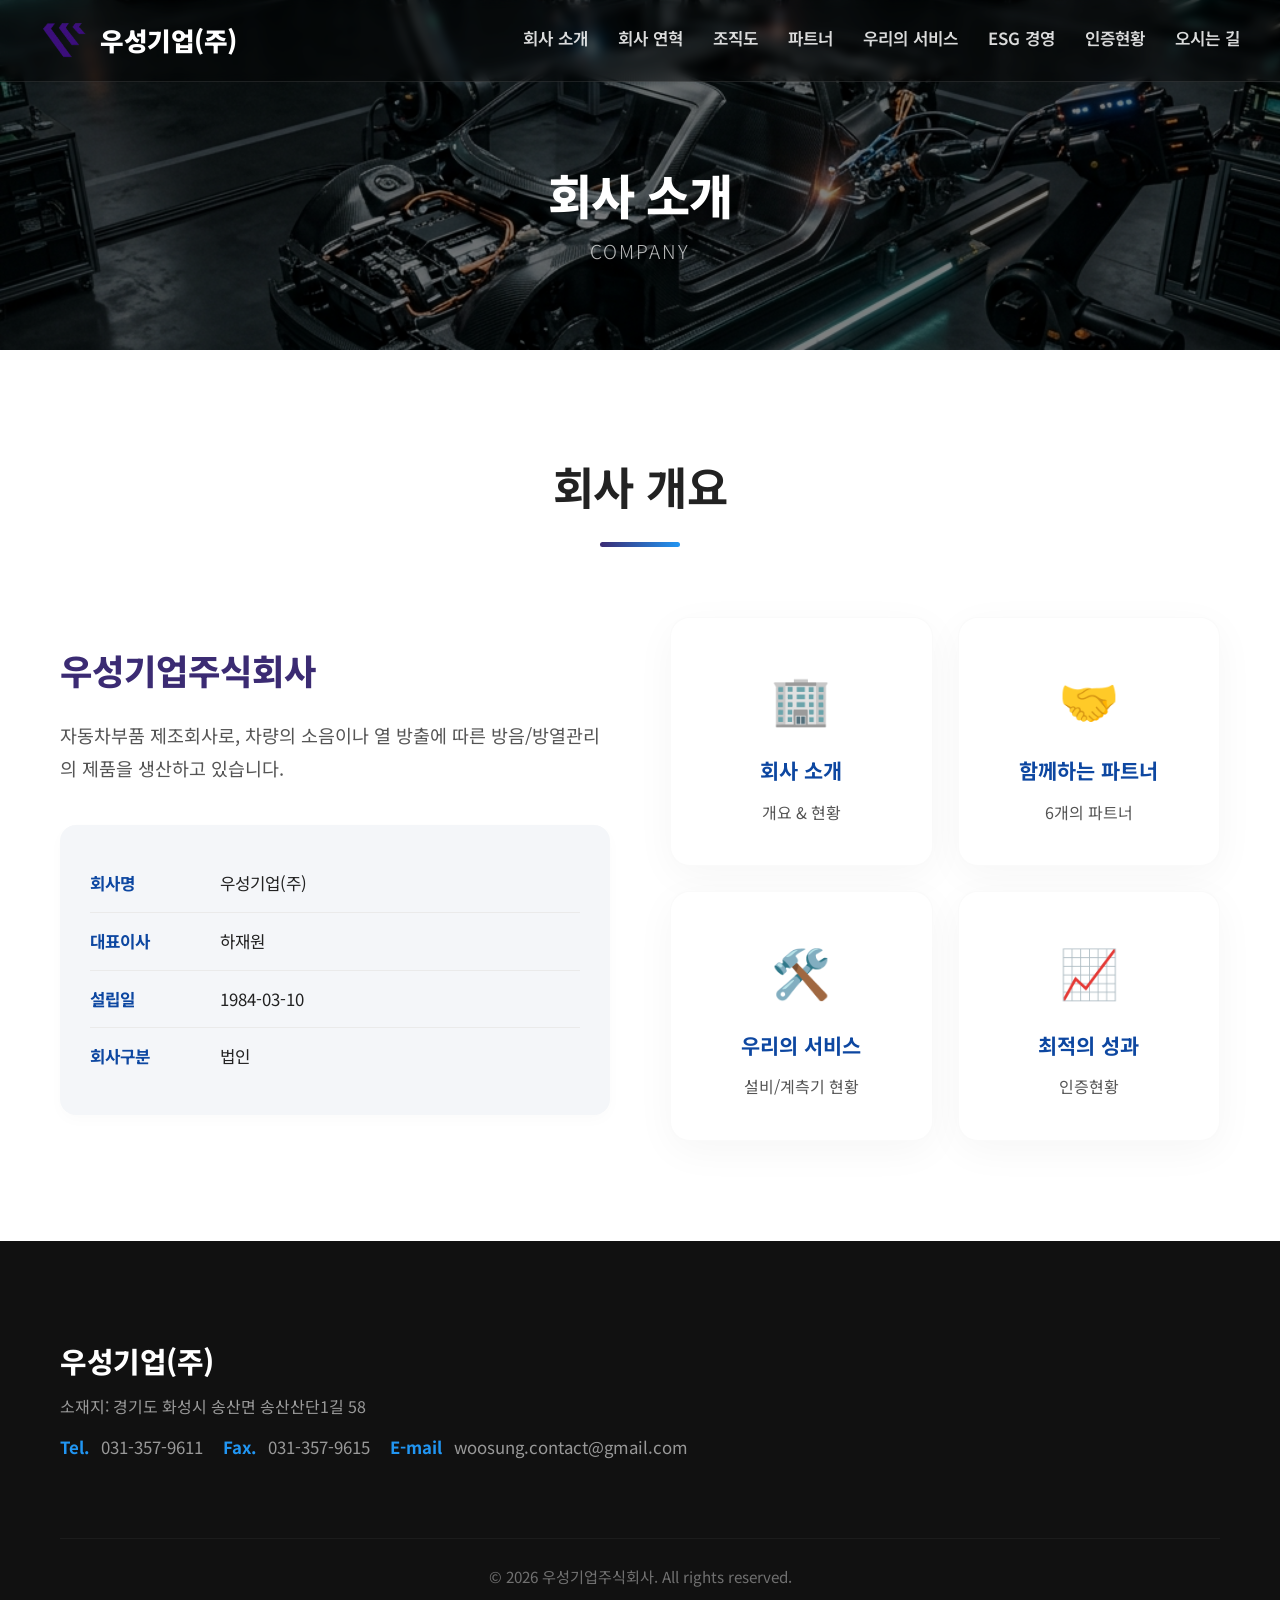
<file: index.html>
<!DOCTYPE html>
<html lang="ko">
<head>
    <meta charset="UTF-8">
    <meta name="viewport" content="width=device-width, initial-scale=1.0">
    <title>우성기업(주) - 최고의 기술력과 최고의 노하우를 더합니다</title>
    <meta name="description" content="자동차부품 제조회사로, 차량의 소음이나 열 방출에 따른 방음/방열관리의 제품을 생산하고 있습니다.">
    <link rel="stylesheet" href="style.css">
    <link rel="preconnect" href="https://fonts.googleapis.com">
    <link rel="preconnect" href="https://fonts.gstatic.com" crossorigin>
    <link href="https://fonts.googleapis.com/css2?family=Noto+Sans+KR:wght@300;400;500;700;900&display=swap" rel="stylesheet">
</head>
<body>
    <header class="header">
        <div class="container header-container">
            <a href="#" class="logo">
                <img src="assets/logo.png" alt="우성기업 로고" class="header-logo">
                우성기업(주)
            </a>
            <nav class="nav">
                <a href="index.html">회사 소개</a>
                <a href="history.html">회사 연혁</a>
                <a href="organization.html">조직도</a>
                <a href="partners.html">파트너</a>
                <a href="services.html">우리의 서비스</a>
                <a href="esg.html">ESG 경영</a>
                <a href="certifications.html">인증현황</a>
                <a href="#contact">오시는 길</a>
            </nav>
            <div class="burger-menu" id="burger-menu">
                <span></span>
                <span></span>
                <span></span>
            </div>
        </div>
    </header>
    <section class="hero-section">
        <div class="hero-overlay"></div>
        <div class="hero-content">
            <h1>회사 소개</h1>
            <p>COMPANY</p>
        </div>
    </section>
    <main>
<section id="about" class="section about-section">
            <div class="container">
                <div class="section-header">
                    <h2>회사 개요</h2>
                    <div class="divider"></div>
                </div>
                <div class="about-grid">
                    <div class="about-text">
                        <h3>우성기업주식회사</h3>
                        <p class="subtitle">자동차부품 제조회사로, 차량의 소음이나 열 방출에 따른 방음/방열관리의 제품을 생산하고 있습니다.</p>
                        <ul class="info-list">
                            <li><strong>회사명</strong> 우성기업(주)</li>
                            <li><strong>대표이사</strong> 하재원</li>
                            <li><strong>설립일</strong> 1984-03-10</li>
                            <li><strong>회사구분</strong> 법인</li>
                        </ul>
                    </div>
                    <div class="about-features">
                        <div class="feature-card">
                            <div class="feature-icon">🏢</div>
                            <h4>회사 소개</h4>
                            <p>개요 & 현황</p>
                        </div>
                        <div class="feature-card">
                            <div class="feature-icon">🤝</div>
                            <h4>함께하는 파트너</h4>
                            <p>6개의 파트너</p>
                        </div>
                        <div class="feature-card">
                            <div class="feature-icon">🛠️</div>
                            <h4>우리의 서비스</h4>
                            <p>설비/계측기 현황</p>
                        </div>
                        <div class="feature-card">
                            <div class="feature-icon">📈</div>
                            <h4>최적의 성과</h4>
                            <p>인증현황</p>
                        </div>
                    </div>
                </div>
            </div>
        </section>
    </main>

    <footer id="contact" class="footer">
        <div class="container footer-container">
            <div class="footer-top" style="display: flex; justify-content: space-between; align-items: center; flex-wrap: wrap; gap: 20px; width: 100%;">
                <div class="footer-info">
                    <h3 style="margin-bottom: 10px;">우성기업(주)</h3>
                    <p style="margin-bottom: 15px;">소재지: 경기도 화성시 송산면 송산산단1길 58</p>
                    <div class="contact-details" style="display: flex; gap: 20px; flex-wrap: wrap; margin-top: 10px;">
                        <span><strong style="color:var(--accent-color);">Tel.</strong> 031-357-9611</span>
                        <span><strong style="color:var(--accent-color);">Fax.</strong> 031-357-9615</span>
                        <span><strong style="color:var(--accent-color);">E-mail</strong> woosung.contact@gmail.com</span>
                    </div>
                </div>
                <div class="footer-map">
                    <iframe src="https://maps.google.com/maps?q=경기도%20화성시%20송산면%20송산산단1길%2058&t=&z=14&ie=UTF8&iwloc=&output=embed" width="300" height="150" style="border:0; border-radius: 8px;" allowfullscreen="" loading="lazy"></iframe>
                </div>
            </div>
            <div class="footer-copyright">
                &copy; 2026 우성기업주식회사. All rights reserved.
            </div>
        </div>
    </footer>
    <script src="script.js"></script>
</body>
</html>
</file>
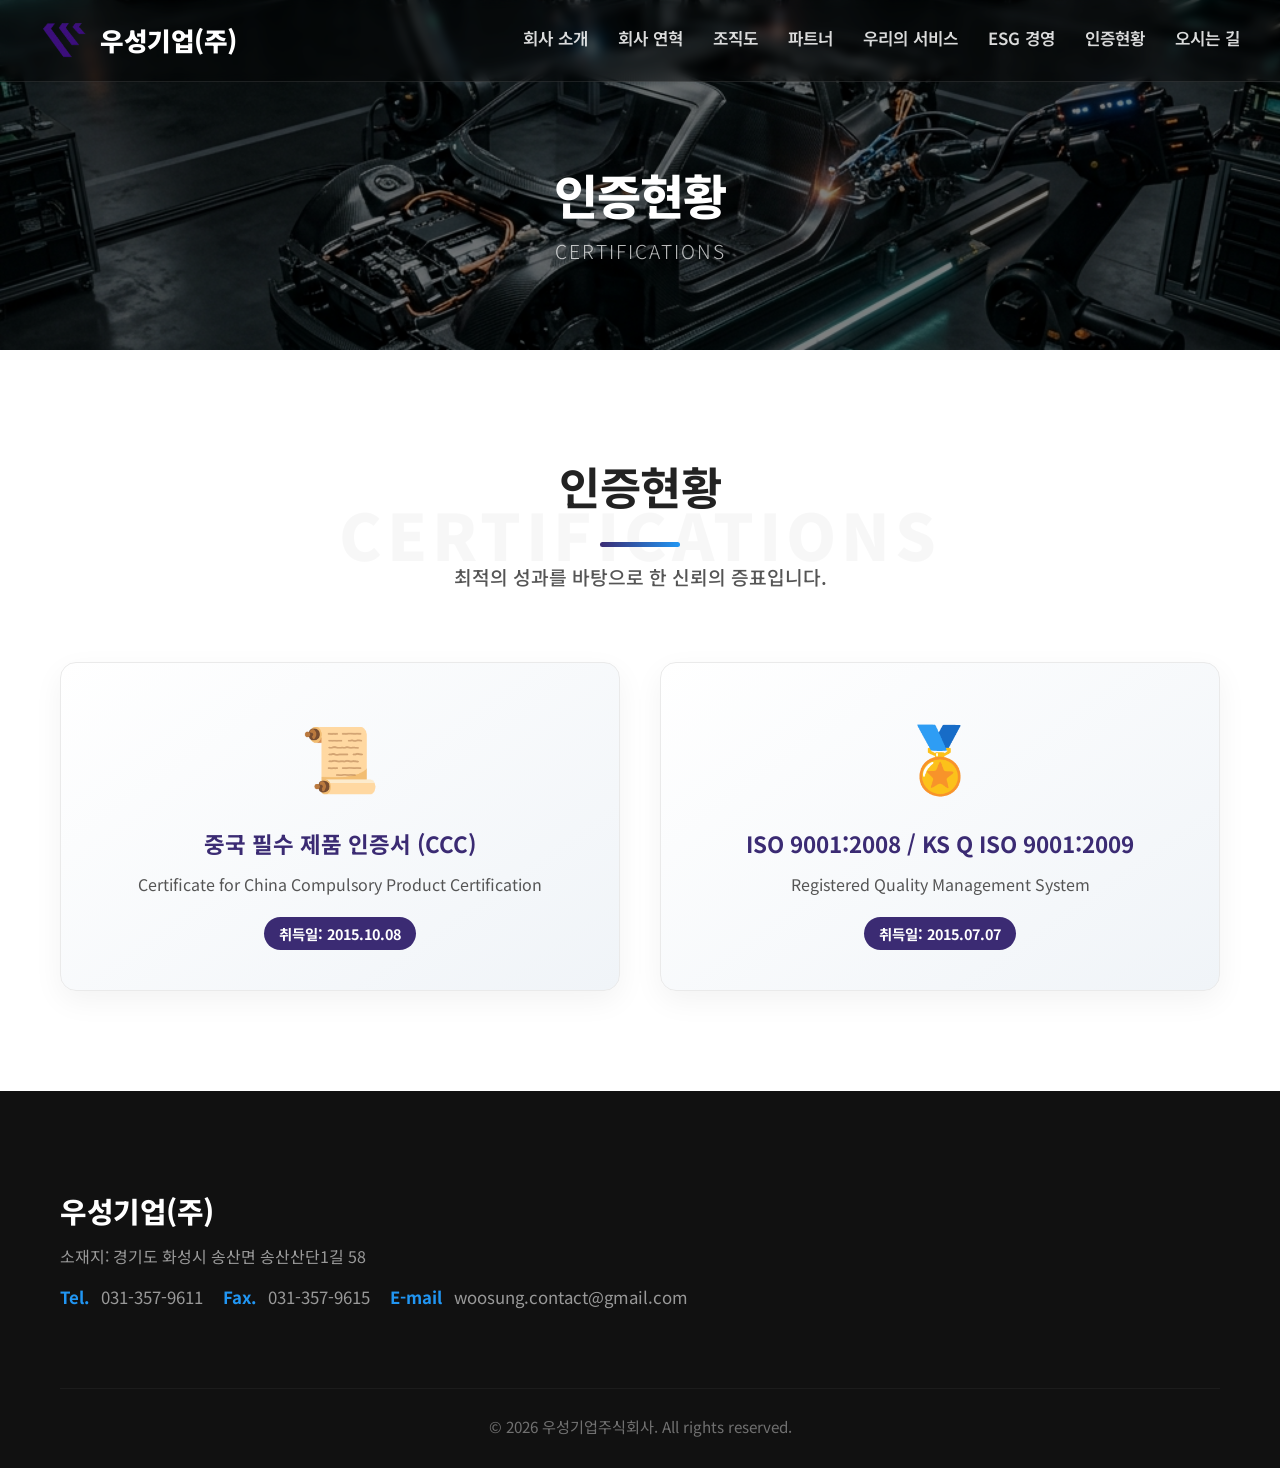
<file: certifications.html>
<!DOCTYPE html>
<html lang="ko">
<head>
    <meta charset="UTF-8">
    <meta name="viewport" content="width=device-width, initial-scale=1.0">
    <title>우성기업(주) - 최고의 기술력과 최고의 노하우를 더합니다</title>
    <meta name="description" content="자동차부품 제조회사로, 차량의 소음이나 열 방출에 따른 방음/방열관리의 제품을 생산하고 있습니다.">
    <link rel="stylesheet" href="style.css">
    <link rel="preconnect" href="https://fonts.googleapis.com">
    <link rel="preconnect" href="https://fonts.gstatic.com" crossorigin>
    <link href="https://fonts.googleapis.com/css2?family=Noto+Sans+KR:wght@300;400;500;700;900&display=swap" rel="stylesheet">
</head>
<body>
    <header class="header">
        <div class="container header-container">
            <a href="#" class="logo">
                <img src="assets/logo.png" alt="우성기업 로고" class="header-logo">
                우성기업(주)
            </a>
            <nav class="nav">
                <a href="index.html">회사 소개</a>
                <a href="history.html">회사 연혁</a>
                <a href="organization.html">조직도</a>
                <a href="partners.html">파트너</a>
                <a href="services.html">우리의 서비스</a>
                <a href="esg.html">ESG 경영</a>
                <a href="certifications.html">인증현황</a>
                <a href="#contact">오시는 길</a>
            </nav>
            <div class="burger-menu" id="burger-menu">
                <span></span>
                <span></span>
                <span></span>
            </div>
        </div>
    </header>
    <section class="hero-section">
        <div class="hero-overlay"></div>
        <div class="hero-content">
            <h1>인증현황</h1>
            <p>CERTIFICATIONS</p>
        </div>
    </section>
    <main>
<section id="certifications" class="section certifications-section">
            <div class="container">
                <div class="section-header">
                    <h2>인증현황</h2>
                    <div class="divider"></div>
                    <p class="en-title" style="margin-top: -65px;">CERTIFICATIONS</p>
                    <p class="section-subtitle">최적의 성과를 바탕으로 한 신뢰의 증표입니다.</p>
                </div>
                <div class="certs-grid">
                    <div class="cert-card">
                        <div class="cert-icon">📜</div>
                        <h3>중국 필수 제품 인증서 (CCC)</h3>
                        <p>Certificate for China Compulsory Product Certification</p>
                        <span class="cert-date">취득일: 2015.10.08</span>
                    </div>
                    <div class="cert-card">
                        <div class="cert-icon">🏅</div>
                        <h3>ISO 9001:2008 / KS Q ISO 9001:2009</h3>
                        <p>Registered Quality Management System</p>
                        <span class="cert-date">취득일: 2015.07.07</span>
                    </div>
                </div>
            </div>
        </section>
    </main>

    <footer id="contact" class="footer">
        <div class="container footer-container">
            <div class="footer-top" style="display: flex; justify-content: space-between; align-items: center; flex-wrap: wrap; gap: 20px; width: 100%;">
                <div class="footer-info">
                    <h3 style="margin-bottom: 10px;">우성기업(주)</h3>
                    <p style="margin-bottom: 15px;">소재지: 경기도 화성시 송산면 송산산단1길 58</p>
                    <div class="contact-details" style="display: flex; gap: 20px; flex-wrap: wrap; margin-top: 10px;">
                        <span><strong style="color:var(--accent-color);">Tel.</strong> 031-357-9611</span>
                        <span><strong style="color:var(--accent-color);">Fax.</strong> 031-357-9615</span>
                        <span><strong style="color:var(--accent-color);">E-mail</strong> woosung.contact@gmail.com</span>
                    </div>
                </div>
                <div class="footer-map">
                    <iframe src="https://maps.google.com/maps?q=경기도%20화성시%20송산면%20송산산단1길%2058&t=&z=14&ie=UTF8&iwloc=&output=embed" width="300" height="150" style="border:0; border-radius: 8px;" allowfullscreen="" loading="lazy"></iframe>
                </div>
            </div>
            <div class="footer-copyright">
                &copy; 2026 우성기업주식회사. All rights reserved.
            </div>
        </div>
    </footer>
    <script src="script.js"></script>
</body>
</html>
</file>
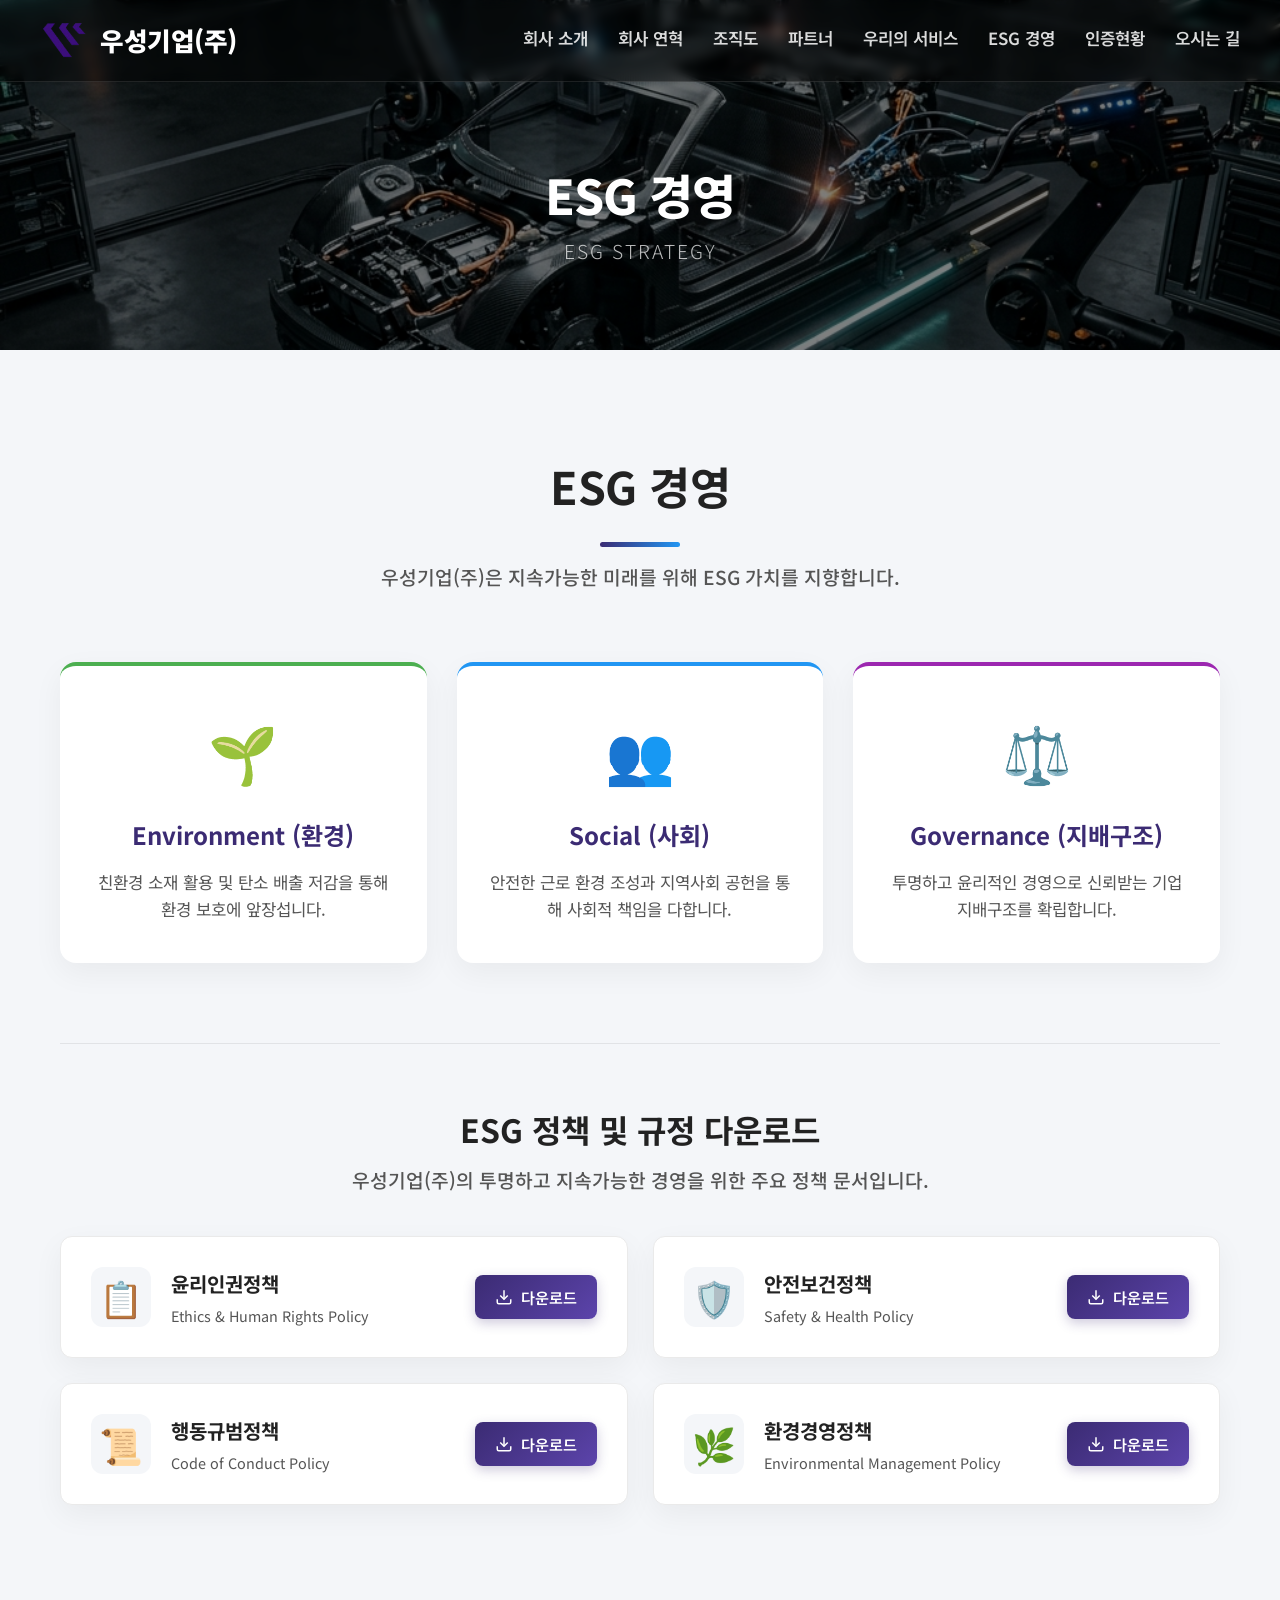
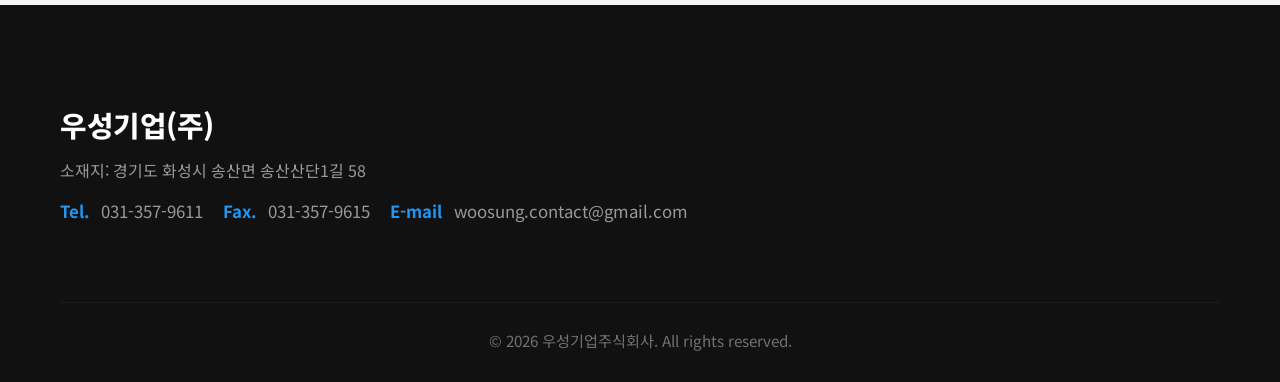
<file: esg.html>
<!DOCTYPE html>
<html lang="ko">
<head>
    <meta charset="UTF-8">
    <meta name="viewport" content="width=device-width, initial-scale=1.0">
    <title>우성기업(주) - 최고의 기술력과 최고의 노하우를 더합니다</title>
    <meta name="description" content="자동차부품 제조회사로, 차량의 소음이나 열 방출에 따른 방음/방열관리의 제품을 생산하고 있습니다.">
    <link rel="stylesheet" href="style.css">
    <link rel="preconnect" href="https://fonts.googleapis.com">
    <link rel="preconnect" href="https://fonts.gstatic.com" crossorigin>
    <link href="https://fonts.googleapis.com/css2?family=Noto+Sans+KR:wght@300;400;500;700;900&display=swap" rel="stylesheet">
</head>
<body>
    <header class="header">
        <div class="container header-container">
            <a href="#" class="logo">
                <img src="assets/logo.png" alt="우성기업 로고" class="header-logo">
                우성기업(주)
            </a>
            <nav class="nav">
                <a href="index.html">회사 소개</a>
                <a href="history.html">회사 연혁</a>
                <a href="organization.html">조직도</a>
                <a href="partners.html">파트너</a>
                <a href="services.html">우리의 서비스</a>
                <a href="esg.html">ESG 경영</a>
                <a href="certifications.html">인증현황</a>
                <a href="#contact">오시는 길</a>
            </nav>
            <div class="burger-menu" id="burger-menu">
                <span></span>
                <span></span>
                <span></span>
            </div>
        </div>
    </header>
    <section class="hero-section">
        <div class="hero-overlay"></div>
        <div class="hero-content">
            <h1>ESG 경영</h1>
            <p>ESG STRATEGY</p>
        </div>
    </section>
    <main>
<section id="esg" class="section esg-section alt-bg">
            <div class="container">
                <div class="section-header">
                    <h2>ESG 경영</h2>
                    <div class="divider"></div>
                    <p class="en-title" style="margin-top: -65px;">ESG STRATEGY</p>
                    <p class="section-subtitle">우성기업(주)은 지속가능한 미래를 위해 ESG 가치를 지향합니다.</p>
                </div>
                <div class="esg-grid">
                    <div class="esg-card environment">
                        <div class="esg-icon">🌱</div>
                        <h3>Environment (환경)</h3>
                        <p>친환경 소재 활용 및 탄소 배출 저감을 통해 환경 보호에 앞장섭니다.</p>
                    </div>
                    <div class="esg-card social">
                        <div class="esg-icon">👥</div>
                        <h3>Social (사회)</h3>
                        <p>안전한 근로 환경 조성과 지역사회 공헌을 통해 사회적 책임을 다합니다.</p>
                    </div>
                    <div class="esg-card governance">
                        <div class="esg-icon">⚖️</div>
                        <h3>Governance (지배구조)</h3>
                        <p>투명하고 윤리적인 경영으로 신뢰받는 기업 지배구조를 확립합니다.</p>
                    </div>
                </div>

                <div class="esg-policies-container">
                    <div class="section-header" style="margin-bottom: 40px;">
                        <h3 style="font-size: 2rem; font-weight: 700; color: var(--text-dark);">ESG 정책 및 규정 다운로드</h3>
                        <p class="section-subtitle" style="margin-top: 10px;">우성기업(주)의 투명하고 지속가능한 경영을 위한 주요 정책 문서입니다.</p>
                    </div>
                    <div class="esg-policies-grid">
                        <div class="policy-card">
                            <div class="policy-left">
                                <div class="policy-icon">📋</div>
                                <div class="policy-info">
                                    <h4>윤리인권정책</h4>
                                    <p>Ethics & Human Rights Policy</p>
                                </div>
                            </div>
                            <a href="assets/esg_files/윤리인권정책(WSE-E SG-P-04).xls" download class="btn-download">
                                <svg width="18" height="18" viewBox="0 0 24 24" fill="none" stroke="currentColor" stroke-width="2"><path d="M21 15v4a2 2 0 0 1-2 2H5a2 2 0 0 1-2-2v-4"/><polyline points="7 10 12 15 17 10"/><line x1="12" y1="15" x2="12" y2="3"/></svg>
                                다운로드
                            </a>
                        </div>
                        <div class="policy-card">
                            <div class="policy-left">
                                <div class="policy-icon">🛡️</div>
                                <div class="policy-info">
                                    <h4>안전보건정책</h4>
                                    <p>Safety & Health Policy</p>
                                </div>
                            </div>
                            <a href="assets/esg_files/인전보건정책(WSE-E SG-P-03).xls" download class="btn-download">
                                <svg width="18" height="18" viewBox="0 0 24 24" fill="none" stroke="currentColor" stroke-width="2"><path d="M21 15v4a2 2 0 0 1-2 2H5a2 2 0 0 1-2-2v-4"/><polyline points="7 10 12 15 17 10"/><line x1="12" y1="15" x2="12" y2="3"/></svg>
                                다운로드
                            </a>
                        </div>
                        <div class="policy-card">
                            <div class="policy-left">
                                <div class="policy-icon">📜</div>
                                <div class="policy-info">
                                    <h4>행동규범정책</h4>
                                    <p>Code of Conduct Policy</p>
                                </div>
                            </div>
                            <a href="assets/esg_files/행동규범정책(WSE-E SG-P-04).xls" download class="btn-download">
                                <svg width="18" height="18" viewBox="0 0 24 24" fill="none" stroke="currentColor" stroke-width="2"><path d="M21 15v4a2 2 0 0 1-2 2H5a2 2 0 0 1-2-2v-4"/><polyline points="7 10 12 15 17 10"/><line x1="12" y1="15" x2="12" y2="3"/></svg>
                                다운로드
                            </a>
                        </div>
                        <div class="policy-card">
                            <div class="policy-left">
                                <div class="policy-icon">🌿</div>
                                <div class="policy-info">
                                    <h4>환경경영정책</h4>
                                    <p>Environmental Management Policy</p>
                                </div>
                            </div>
                            <a href="assets/esg_files/환경경영정책(WSE-E SG-P-02).xls" download class="btn-download">
                                <svg width="18" height="18" viewBox="0 0 24 24" fill="none" stroke="currentColor" stroke-width="2"><path d="M21 15v4a2 2 0 0 1-2 2H5a2 2 0 0 1-2-2v-4"/><polyline points="7 10 12 15 17 10"/><line x1="12" y1="15" x2="12" y2="3"/></svg>
                                다운로드
                            </a>
                        </div>
                    </div>
                </div>
            </div>
        </section>
    </main>

    <footer id="contact" class="footer">
        <div class="container footer-container">
            <div class="footer-top" style="display: flex; justify-content: space-between; align-items: center; flex-wrap: wrap; gap: 20px; width: 100%;">
                <div class="footer-info">
                    <h3 style="margin-bottom: 10px;">우성기업(주)</h3>
                    <p style="margin-bottom: 15px;">소재지: 경기도 화성시 송산면 송산산단1길 58</p>
                    <div class="contact-details" style="display: flex; gap: 20px; flex-wrap: wrap; margin-top: 10px;">
                        <span><strong style="color:var(--accent-color);">Tel.</strong> 031-357-9611</span>
                        <span><strong style="color:var(--accent-color);">Fax.</strong> 031-357-9615</span>
                        <span><strong style="color:var(--accent-color);">E-mail</strong> woosung.contact@gmail.com</span>
                    </div>
                </div>
                <div class="footer-map">
                    <iframe src="https://maps.google.com/maps?q=경기도%20화성시%20송산면%20송산산단1길%2058&t=&z=14&ie=UTF8&iwloc=&output=embed" width="300" height="150" style="border:0; border-radius: 8px;" allowfullscreen="" loading="lazy"></iframe>
                </div>
            </div>
            <div class="footer-copyright">
                &copy; 2026 우성기업주식회사. All rights reserved.
            </div>
        </div>
    </footer>
    <script src="script.js"></script>
</body>
</html>
</file>
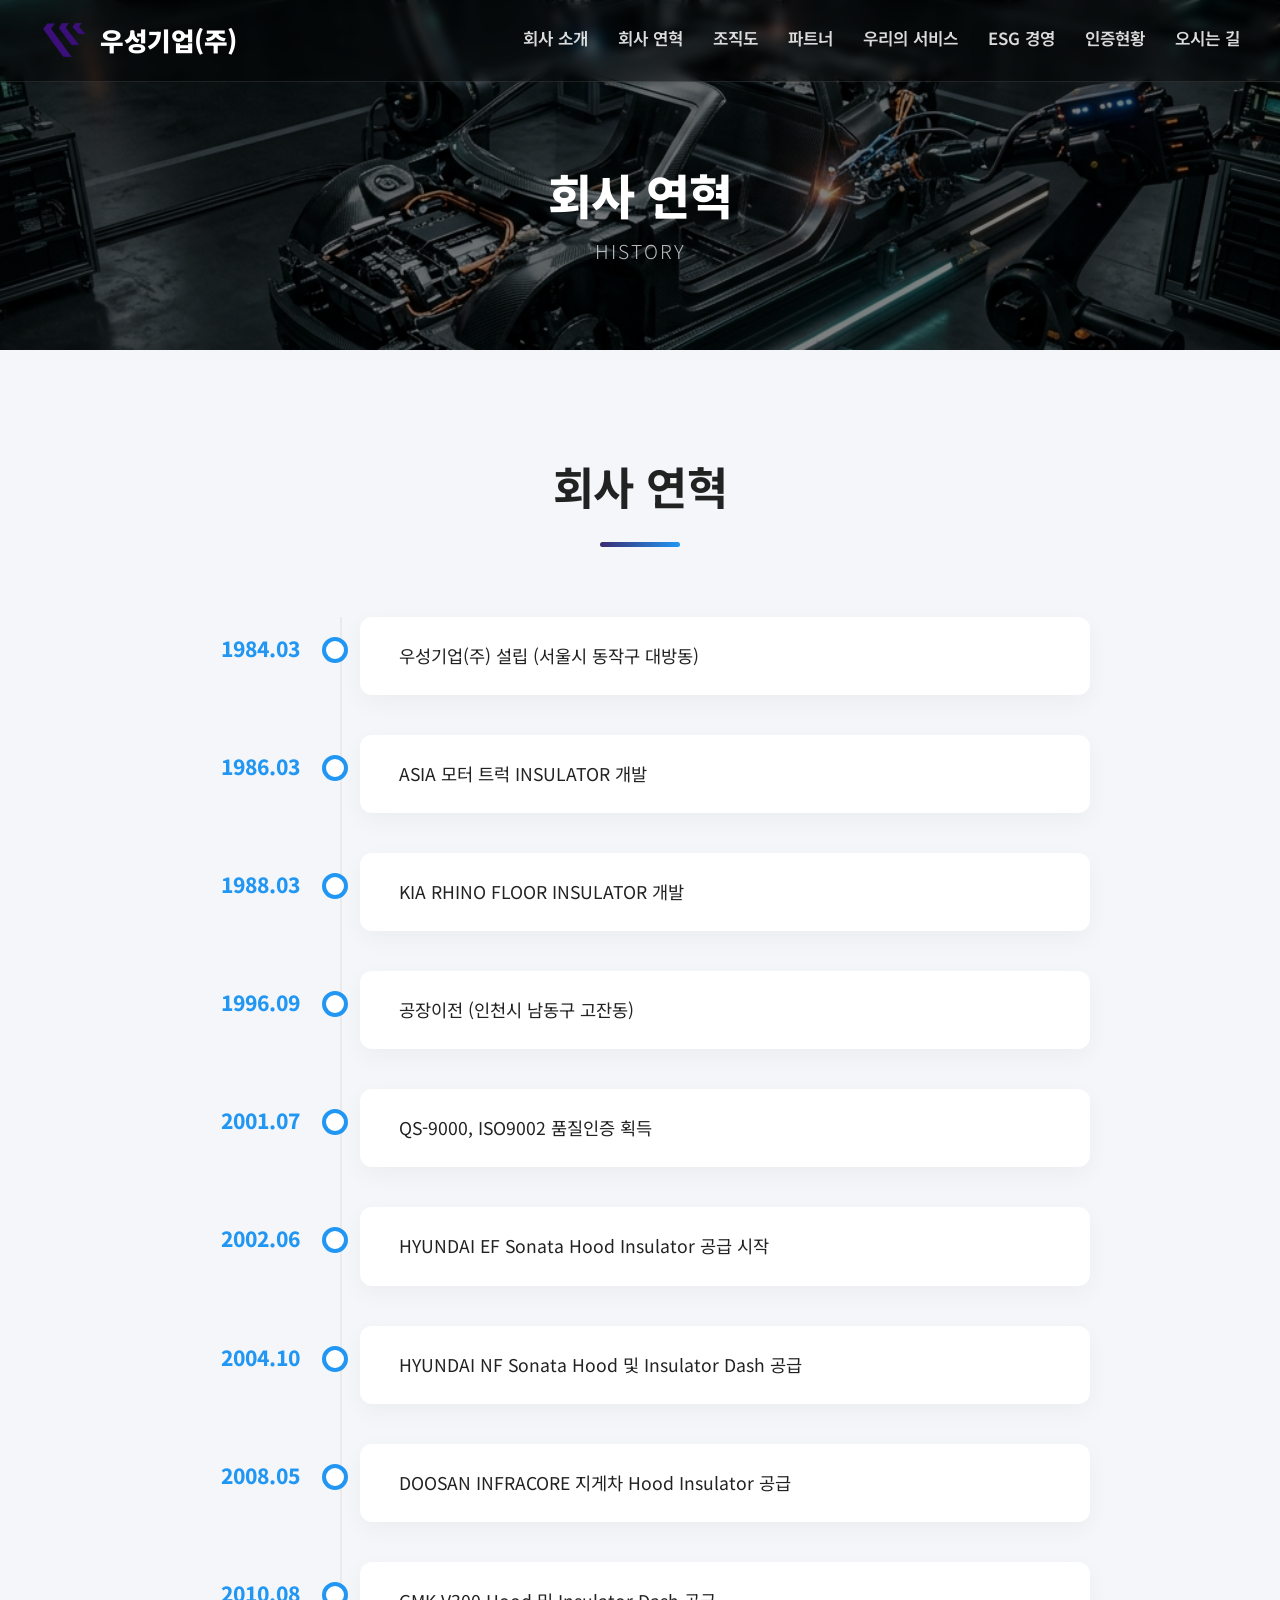
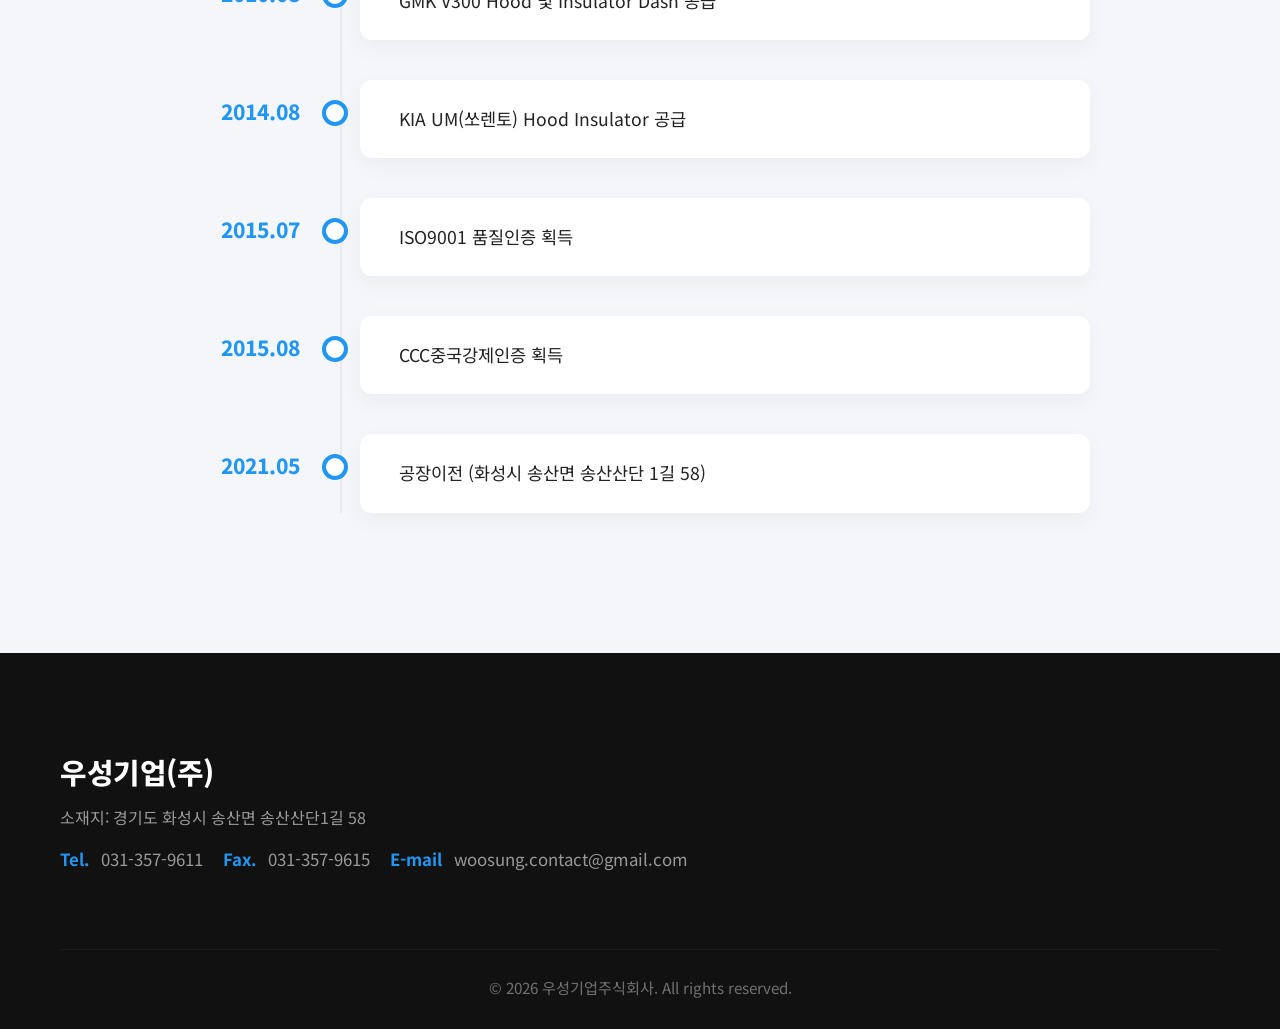
<file: history.html>
<!DOCTYPE html>
<html lang="ko">
<head>
    <meta charset="UTF-8">
    <meta name="viewport" content="width=device-width, initial-scale=1.0">
    <title>우성기업(주) - 최고의 기술력과 최고의 노하우를 더합니다</title>
    <meta name="description" content="자동차부품 제조회사로, 차량의 소음이나 열 방출에 따른 방음/방열관리의 제품을 생산하고 있습니다.">
    <link rel="stylesheet" href="style.css">
    <link rel="preconnect" href="https://fonts.googleapis.com">
    <link rel="preconnect" href="https://fonts.gstatic.com" crossorigin>
    <link href="https://fonts.googleapis.com/css2?family=Noto+Sans+KR:wght@300;400;500;700;900&display=swap" rel="stylesheet">
</head>
<body>
    <header class="header">
        <div class="container header-container">
            <a href="#" class="logo">
                <img src="assets/logo.png" alt="우성기업 로고" class="header-logo">
                우성기업(주)
            </a>
            <nav class="nav">
                <a href="index.html">회사 소개</a>
                <a href="history.html">회사 연혁</a>
                <a href="organization.html">조직도</a>
                <a href="partners.html">파트너</a>
                <a href="services.html">우리의 서비스</a>
                <a href="esg.html">ESG 경영</a>
                <a href="certifications.html">인증현황</a>
                <a href="#contact">오시는 길</a>
            </nav>
            <div class="burger-menu" id="burger-menu">
                <span></span>
                <span></span>
                <span></span>
            </div>
        </div>
    </header>
    <section class="hero-section">
        <div class="hero-overlay"></div>
        <div class="hero-content">
            <h1>회사 연혁</h1>
            <p>HISTORY</p>
        </div>
    </section>
    <main>
<section id="history" class="section history-section alt-bg">
            <div class="container">
                <div class="section-header">
                    <h2>회사 연혁</h2>
                    <div class="divider"></div>
                </div>
                <div class="timeline">
                    <div class="timeline-item">
                        <div class="timeline-date">1984.03</div>
                        <div class="timeline-content">우성기업(주) 설립 (서울시 동작구 대방동)</div>
                    </div>
                    <div class="timeline-item">
                        <div class="timeline-date">1986.03</div>
                        <div class="timeline-content">ASIA 모터 트럭 INSULATOR 개발</div>
                    </div>
                    <div class="timeline-item">
                        <div class="timeline-date">1988.03</div>
                        <div class="timeline-content">KIA RHINO FLOOR INSULATOR 개발</div>
                    </div>
                    <div class="timeline-item">
                        <div class="timeline-date">1996.09</div>
                        <div class="timeline-content">공장이전 (인천시 남동구 고잔동)</div>
                    </div>
                    <div class="timeline-item">
                        <div class="timeline-date">2001.07</div>
                        <div class="timeline-content">QS-9000, ISO9002 품질인증 획득</div>
                    </div>
                    <div class="timeline-item">
                        <div class="timeline-date">2002.06</div>
                        <div class="timeline-content">HYUNDAI EF Sonata Hood Insulator 공급 시작</div>
                    </div>
                    <div class="timeline-item">
                        <div class="timeline-date">2004.10</div>
                        <div class="timeline-content">HYUNDAI NF Sonata Hood 및 Insulator Dash 공급</div>
                    </div>
                    <div class="timeline-item">
                        <div class="timeline-date">2008.05</div>
                        <div class="timeline-content">DOOSAN INFRACORE 지게차 Hood Insulator 공급</div>
                    </div>
                    <div class="timeline-item">
                        <div class="timeline-date">2010.08</div>
                        <div class="timeline-content">GMK V300 Hood 및 Insulator Dash 공급</div>
                    </div>
                    <div class="timeline-item">
                        <div class="timeline-date">2014.08</div>
                        <div class="timeline-content">KIA UM(쏘렌토) Hood Insulator 공급</div>
                    </div>
                    <div class="timeline-item">
                        <div class="timeline-date">2015.07</div>
                        <div class="timeline-content">ISO9001 품질인증 획득</div>
                    </div>
                    <div class="timeline-item">
                        <div class="timeline-date">2015.08</div>
                        <div class="timeline-content">CCC중국강제인증 획득</div>
                    </div>
                    <div class="timeline-item">
                        <div class="timeline-date">2021.05</div>
                        <div class="timeline-content">공장이전 (화성시 송산면 송산산단 1길 58)</div>
                    </div>
                </div>
            </div>
        </section>
    </main>

    <footer id="contact" class="footer">
        <div class="container footer-container">
            <div class="footer-top" style="display: flex; justify-content: space-between; align-items: center; flex-wrap: wrap; gap: 20px; width: 100%;">
                <div class="footer-info">
                    <h3 style="margin-bottom: 10px;">우성기업(주)</h3>
                    <p style="margin-bottom: 15px;">소재지: 경기도 화성시 송산면 송산산단1길 58</p>
                    <div class="contact-details" style="display: flex; gap: 20px; flex-wrap: wrap; margin-top: 10px;">
                        <span><strong style="color:var(--accent-color);">Tel.</strong> 031-357-9611</span>
                        <span><strong style="color:var(--accent-color);">Fax.</strong> 031-357-9615</span>
                        <span><strong style="color:var(--accent-color);">E-mail</strong> woosung.contact@gmail.com</span>
                    </div>
                </div>
                <div class="footer-map">
                    <iframe src="https://maps.google.com/maps?q=경기도%20화성시%20송산면%20송산산단1길%2058&t=&z=14&ie=UTF8&iwloc=&output=embed" width="300" height="150" style="border:0; border-radius: 8px;" allowfullscreen="" loading="lazy"></iframe>
                </div>
            </div>
            <div class="footer-copyright">
                &copy; 2026 우성기업주식회사. All rights reserved.
            </div>
        </div>
    </footer>
    <script src="script.js"></script>
</body>
</html>
</file>
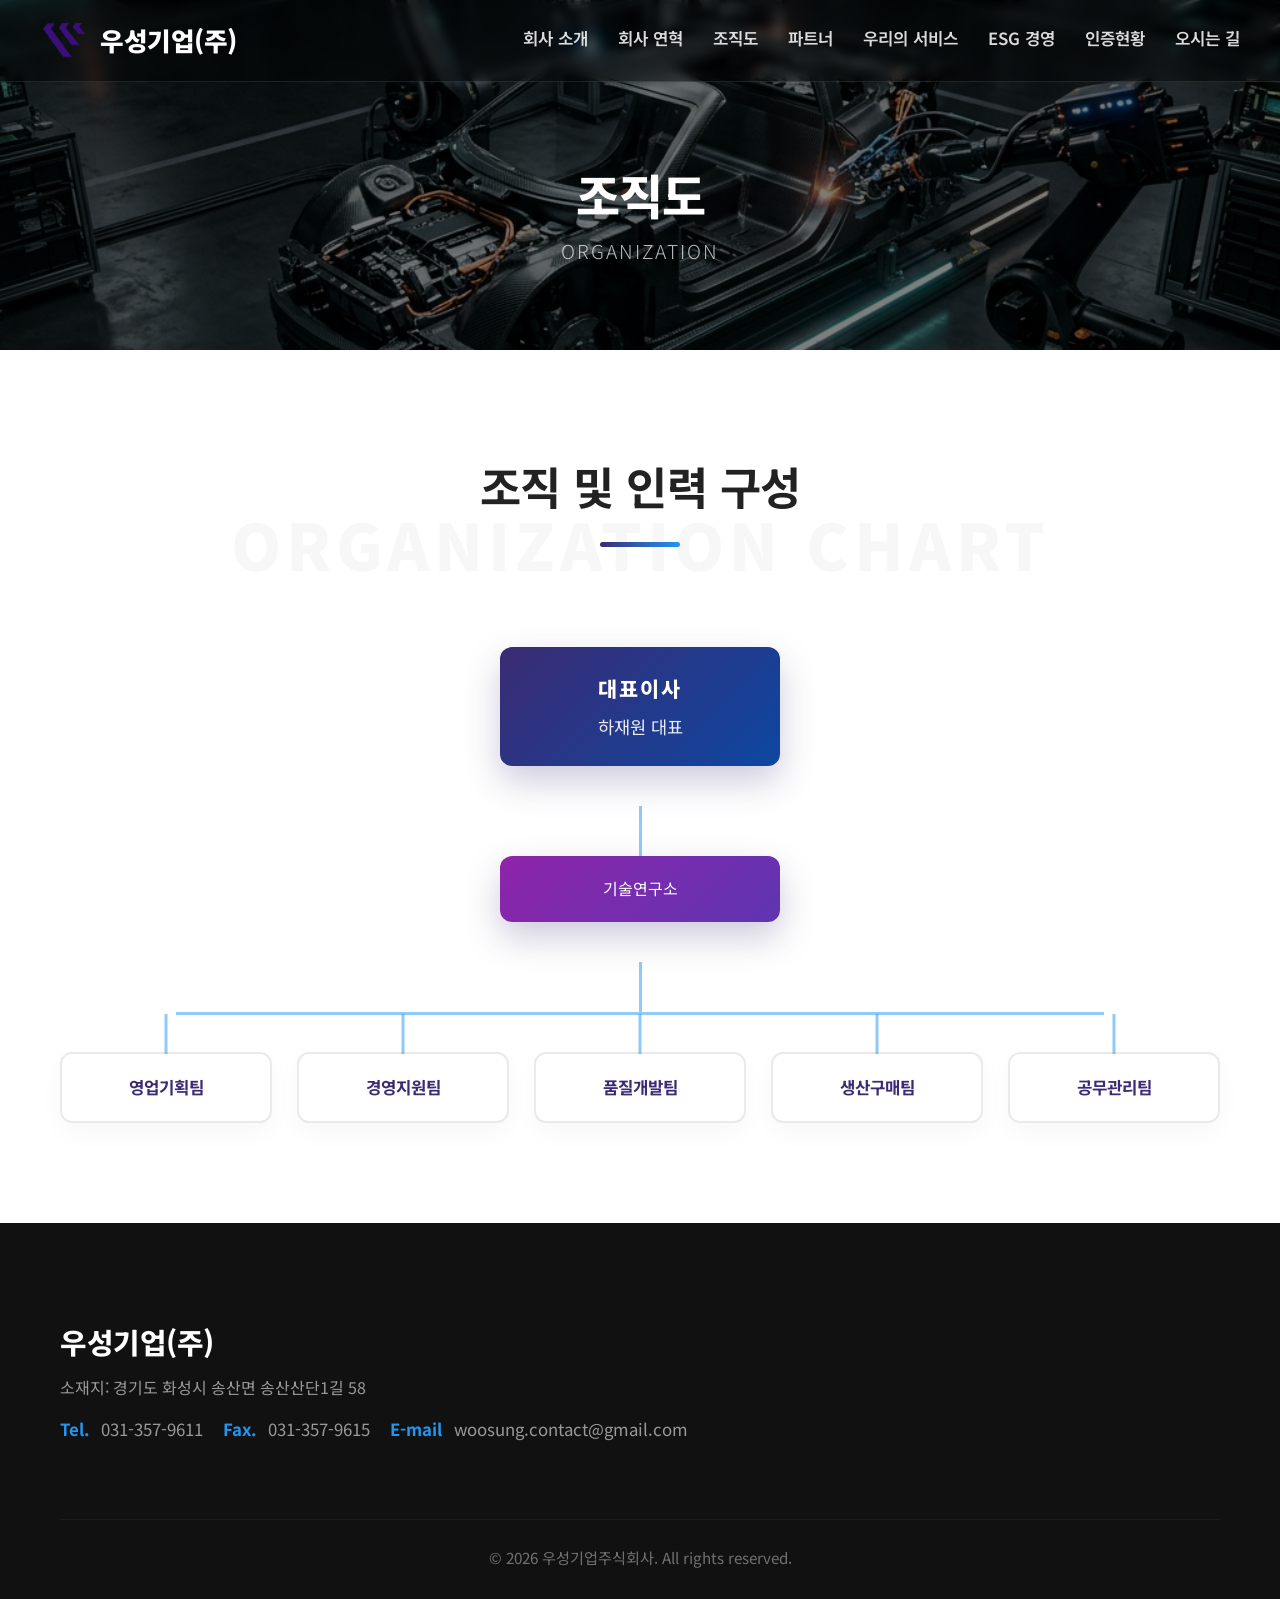
<file: organization.html>
<!DOCTYPE html>
<html lang="ko">
<head>
    <meta charset="UTF-8">
    <meta name="viewport" content="width=device-width, initial-scale=1.0">
    <title>우성기업(주) - 최고의 기술력과 최고의 노하우를 더합니다</title>
    <meta name="description" content="자동차부품 제조회사로, 차량의 소음이나 열 방출에 따른 방음/방열관리의 제품을 생산하고 있습니다.">
    <link rel="stylesheet" href="style.css">
    <link rel="preconnect" href="https://fonts.googleapis.com">
    <link rel="preconnect" href="https://fonts.gstatic.com" crossorigin>
    <link href="https://fonts.googleapis.com/css2?family=Noto+Sans+KR:wght@300;400;500;700;900&display=swap" rel="stylesheet">
</head>
<body>
    <header class="header">
        <div class="container header-container">
            <a href="#" class="logo">
                <img src="assets/logo.png" alt="우성기업 로고" class="header-logo">
                우성기업(주)
            </a>
            <nav class="nav">
                <a href="index.html">회사 소개</a>
                <a href="history.html">회사 연혁</a>
                <a href="organization.html">조직도</a>
                <a href="partners.html">파트너</a>
                <a href="services.html">우리의 서비스</a>
                <a href="esg.html">ESG 경영</a>
                <a href="certifications.html">인증현황</a>
                <a href="#contact">오시는 길</a>
            </nav>
            <div class="burger-menu" id="burger-menu">
                <span></span>
                <span></span>
                <span></span>
            </div>
        </div>
    </header>
    <section class="hero-section">
        <div class="hero-overlay"></div>
        <div class="hero-content">
            <h1>조직도</h1>
            <p>ORGANIZATION</p>
        </div>
    </section>
    <main>
<section id="organization" class="section org-section">
            <div class="container">
                <div class="section-header">
                    <h2>조직 및 인력 구성</h2>
                    <div class="divider"></div>
                    <p class="en-title">ORGANIZATION CHART</p>
                </div>
                <div class="org-chart">
                    <div class="org-node ceo">
                        <span class="role">대표이사</span>
                        <span class="name">하재원 대표</span>
                    </div>
                    <div class="org-branch-main"></div>
                    <div class="org-node research">
                        <span class="role">기술연구소</span>
                    </div>
                    <div class="org-branch-main"></div>
                    <div class="org-teams">
                        <div class="org-node team">영업기획팀</div>
                        <div class="org-node team">경영지원팀</div>
                        <div class="org-node team">품질개발팀</div>
                        <div class="org-node team">생산구매팀</div>
                        <div class="org-node team">공무관리팀</div>
                    </div>
                </div>
            </div>
        </section>
    </main>

    <footer id="contact" class="footer">
        <div class="container footer-container">
            <div class="footer-top" style="display: flex; justify-content: space-between; align-items: center; flex-wrap: wrap; gap: 20px; width: 100%;">
                <div class="footer-info">
                    <h3 style="margin-bottom: 10px;">우성기업(주)</h3>
                    <p style="margin-bottom: 15px;">소재지: 경기도 화성시 송산면 송산산단1길 58</p>
                    <div class="contact-details" style="display: flex; gap: 20px; flex-wrap: wrap; margin-top: 10px;">
                        <span><strong style="color:var(--accent-color);">Tel.</strong> 031-357-9611</span>
                        <span><strong style="color:var(--accent-color);">Fax.</strong> 031-357-9615</span>
                        <span><strong style="color:var(--accent-color);">E-mail</strong> woosung.contact@gmail.com</span>
                    </div>
                </div>
                <div class="footer-map">
                    <iframe src="https://maps.google.com/maps?q=경기도%20화성시%20송산면%20송산산단1길%2058&t=&z=14&ie=UTF8&iwloc=&output=embed" width="300" height="150" style="border:0; border-radius: 8px;" allowfullscreen="" loading="lazy"></iframe>
                </div>
            </div>
            <div class="footer-copyright">
                &copy; 2026 우성기업주식회사. All rights reserved.
            </div>
        </div>
    </footer>
    <script src="script.js"></script>
</body>
</html>
</file>
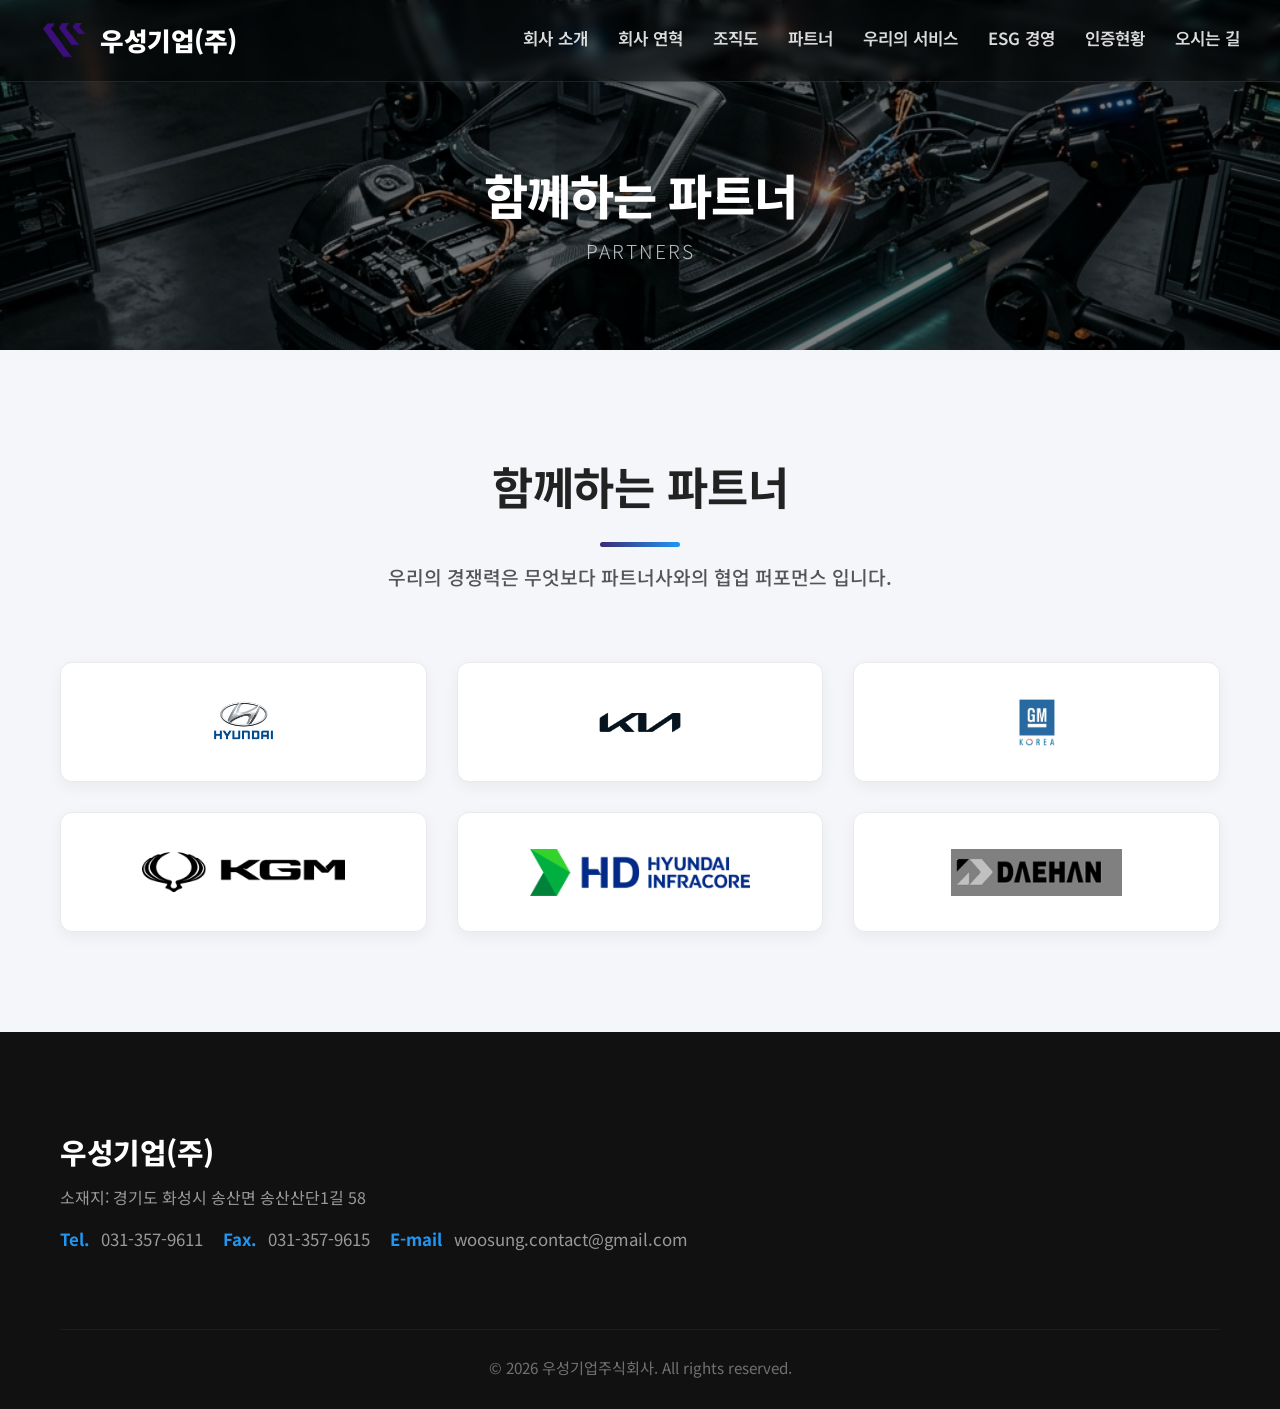
<file: partners.html>
<!DOCTYPE html>
<html lang="ko">
<head>
    <meta charset="UTF-8">
    <meta name="viewport" content="width=device-width, initial-scale=1.0">
    <title>우성기업(주) - 최고의 기술력과 최고의 노하우를 더합니다</title>
    <meta name="description" content="자동차부품 제조회사로, 차량의 소음이나 열 방출에 따른 방음/방열관리의 제품을 생산하고 있습니다.">
    <link rel="stylesheet" href="style.css">
    <link rel="preconnect" href="https://fonts.googleapis.com">
    <link rel="preconnect" href="https://fonts.gstatic.com" crossorigin>
    <link href="https://fonts.googleapis.com/css2?family=Noto+Sans+KR:wght@300;400;500;700;900&display=swap" rel="stylesheet">
</head>
<body>
    <header class="header">
        <div class="container header-container">
            <a href="#" class="logo">
                <img src="assets/logo.png" alt="우성기업 로고" class="header-logo">
                우성기업(주)
            </a>
            <nav class="nav">
                <a href="index.html">회사 소개</a>
                <a href="history.html">회사 연혁</a>
                <a href="organization.html">조직도</a>
                <a href="partners.html">파트너</a>
                <a href="services.html">우리의 서비스</a>
                <a href="esg.html">ESG 경영</a>
                <a href="certifications.html">인증현황</a>
                <a href="#contact">오시는 길</a>
            </nav>
            <div class="burger-menu" id="burger-menu">
                <span></span>
                <span></span>
                <span></span>
            </div>
        </div>
    </header>
    <section class="hero-section">
        <div class="hero-overlay"></div>
        <div class="hero-content">
            <h1>함께하는 파트너</h1>
            <p>PARTNERS</p>
        </div>
    </section>
    <main>
<section id="partners" class="section partners-section alt-bg">
            <div class="container">
                <div class="section-header">
                    <h2>함께하는 파트너</h2>
                    <div class="divider"></div>
                    <p class="en-title" style="margin-top: -65px;">OUR PARTNERS</p>
                    <p class="section-subtitle">우리의 경쟁력은 무엇보다 파트너사와의 협업 퍼포먼스 입니다.</p>
                </div>
                <div class="partners-grid">
                    <div class="partner-card"><img src="assets/partner_hyundai.png" alt="HYUNDAI"></div>
                    <div class="partner-card"><img src="assets/partner_kia.png" alt="KIA"></div>
                    <div class="partner-card"><img src="assets/partner_gmkorea.png" alt="GM KOREA"></div>
                    <div class="partner-card"><img src="assets/partner_ssangyong.png" alt="SSANGYONG"></div>
                    <div class="partner-card"><img src="assets/partner_doosan.png" alt="DOOSAN"></div>
                    <div class="partner-card"><img src="assets/partner_daehan.png" alt="DAEHAN SOLUTION"></div>
                </div>
            </div>
        </section>
    </main>

    <footer id="contact" class="footer">
        <div class="container footer-container">
            <div class="footer-top" style="display: flex; justify-content: space-between; align-items: center; flex-wrap: wrap; gap: 20px; width: 100%;">
                <div class="footer-info">
                    <h3 style="margin-bottom: 10px;">우성기업(주)</h3>
                    <p style="margin-bottom: 15px;">소재지: 경기도 화성시 송산면 송산산단1길 58</p>
                    <div class="contact-details" style="display: flex; gap: 20px; flex-wrap: wrap; margin-top: 10px;">
                        <span><strong style="color:var(--accent-color);">Tel.</strong> 031-357-9611</span>
                        <span><strong style="color:var(--accent-color);">Fax.</strong> 031-357-9615</span>
                        <span><strong style="color:var(--accent-color);">E-mail</strong> woosung.contact@gmail.com</span>
                    </div>
                </div>
                <div class="footer-map">
                    <iframe src="https://maps.google.com/maps?q=경기도%20화성시%20송산면%20송산산단1길%2058&t=&z=14&ie=UTF8&iwloc=&output=embed" width="300" height="150" style="border:0; border-radius: 8px;" allowfullscreen="" loading="lazy"></iframe>
                </div>
            </div>
            <div class="footer-copyright">
                &copy; 2026 우성기업주식회사. All rights reserved.
            </div>
        </div>
    </footer>
    <script src="script.js"></script>
</body>
</html>
</file>
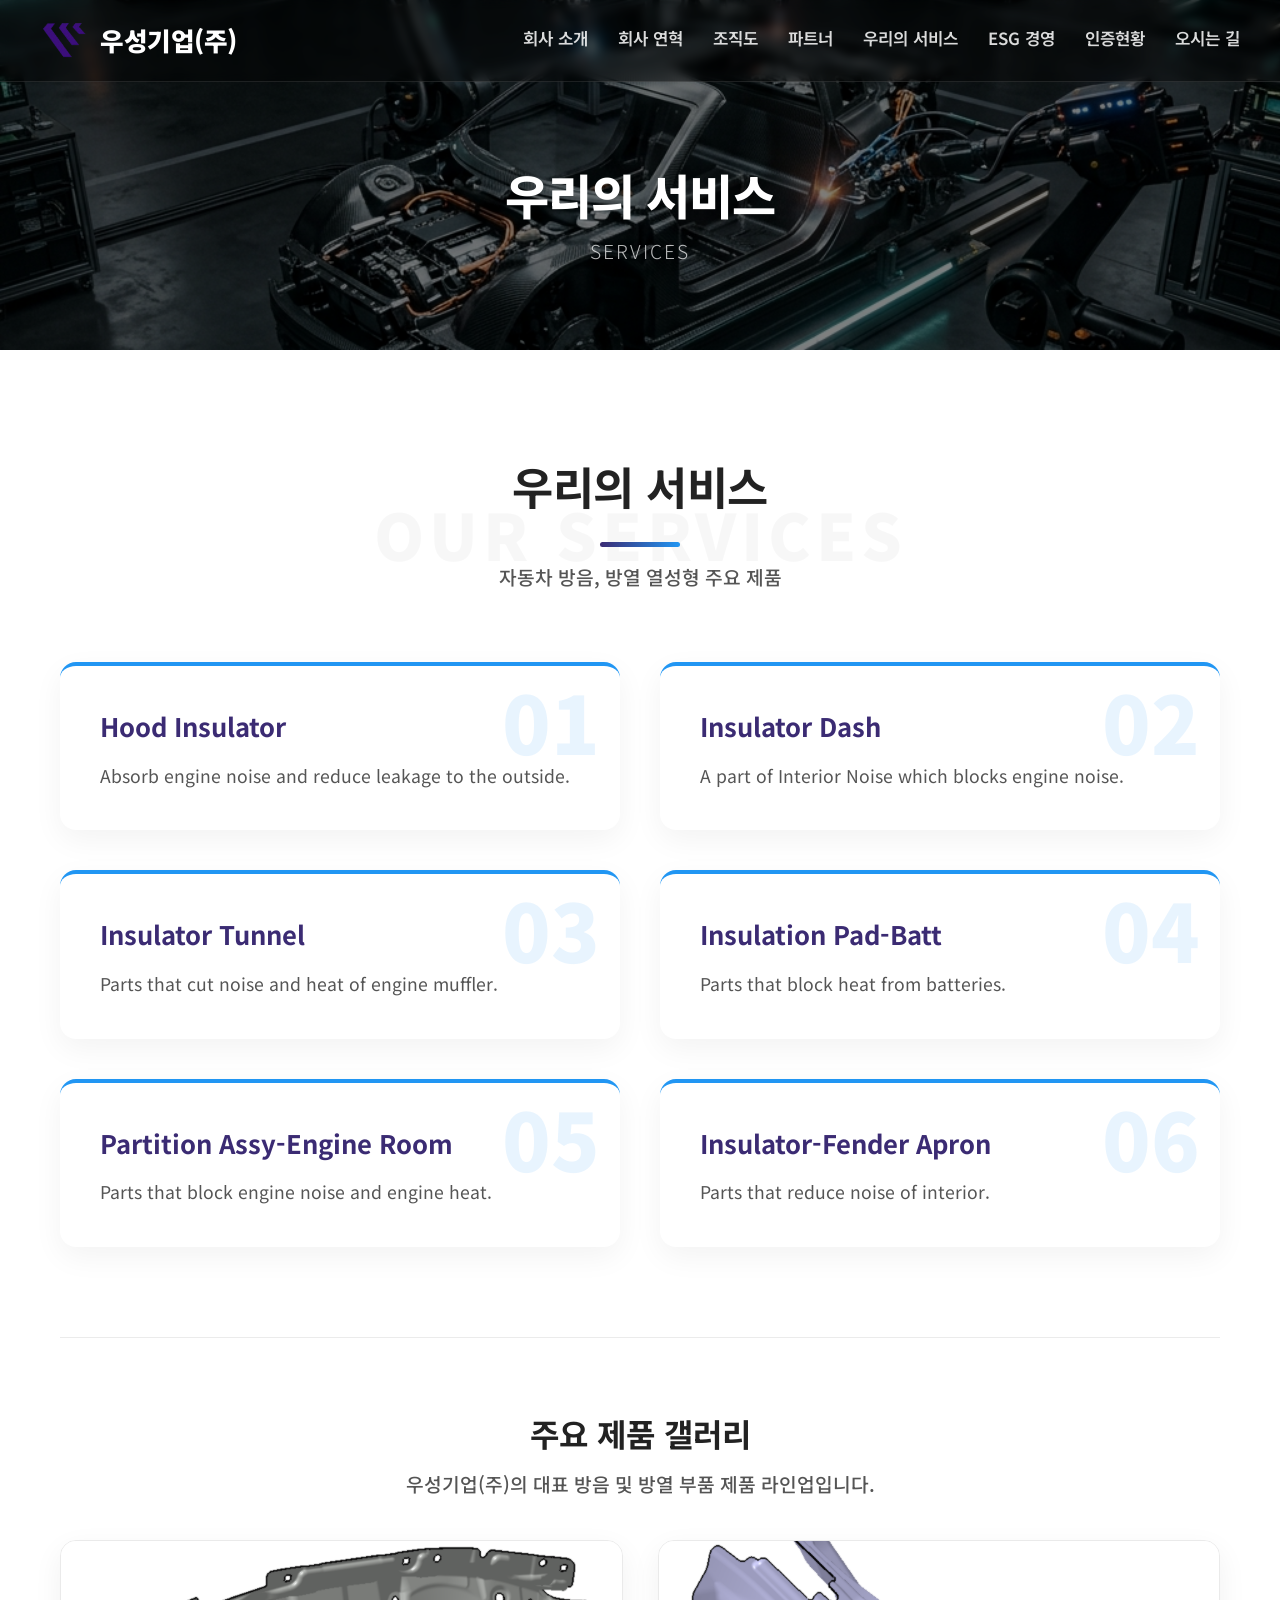
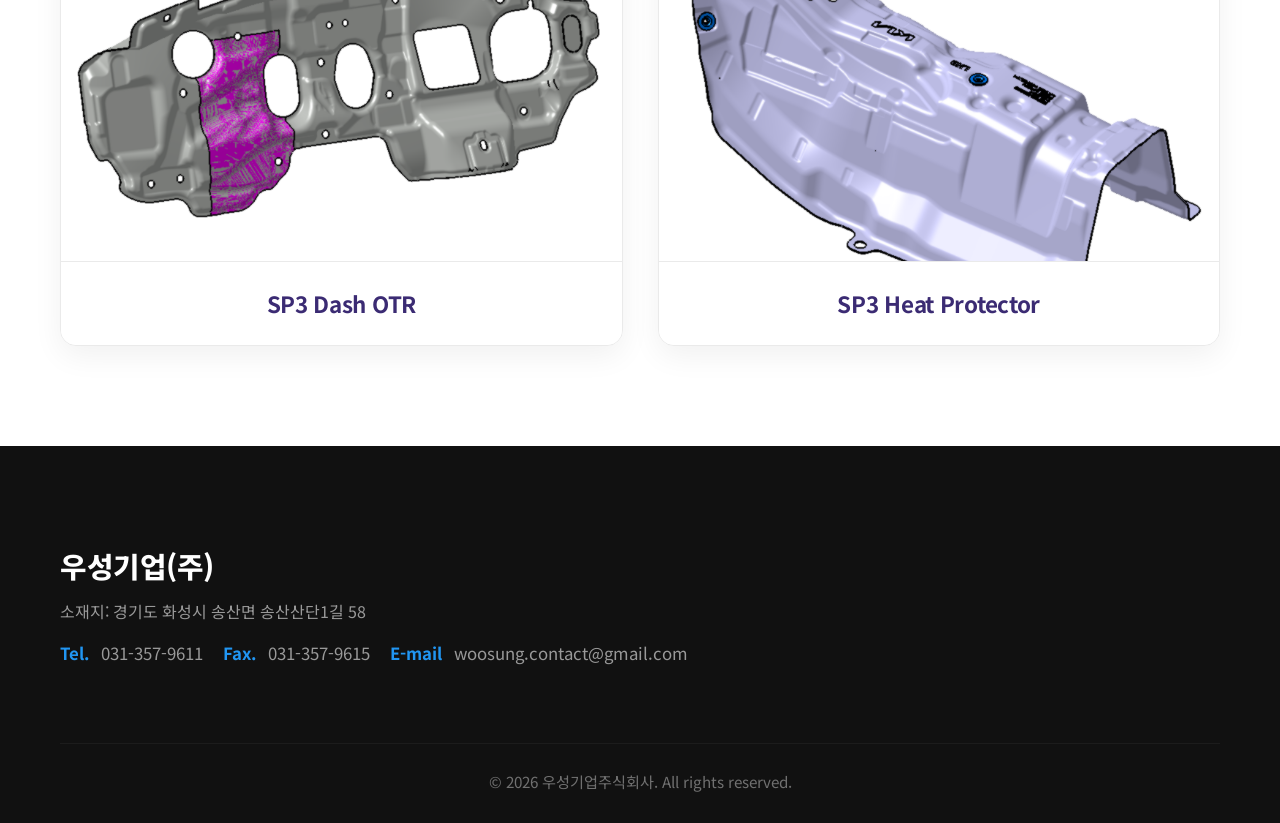
<file: services.html>
<!DOCTYPE html>
<html lang="ko">
<head>
    <meta charset="UTF-8">
    <meta name="viewport" content="width=device-width, initial-scale=1.0">
    <title>우성기업(주) - 최고의 기술력과 최고의 노하우를 더합니다</title>
    <meta name="description" content="자동차부품 제조회사로, 차량의 소음이나 열 방출에 따른 방음/방열관리의 제품을 생산하고 있습니다.">
    <link rel="stylesheet" href="style.css">
    <link rel="preconnect" href="https://fonts.googleapis.com">
    <link rel="preconnect" href="https://fonts.gstatic.com" crossorigin>
    <link href="https://fonts.googleapis.com/css2?family=Noto+Sans+KR:wght@300;400;500;700;900&display=swap" rel="stylesheet">
</head>
<body>
    <header class="header">
        <div class="container header-container">
            <a href="#" class="logo">
                <img src="assets/logo.png" alt="우성기업 로고" class="header-logo">
                우성기업(주)
            </a>
            <nav class="nav">
                <a href="index.html">회사 소개</a>
                <a href="history.html">회사 연혁</a>
                <a href="organization.html">조직도</a>
                <a href="partners.html">파트너</a>
                <a href="services.html">우리의 서비스</a>
                <a href="esg.html">ESG 경영</a>
                <a href="certifications.html">인증현황</a>
                <a href="#contact">오시는 길</a>
            </nav>
            <div class="burger-menu" id="burger-menu">
                <span></span>
                <span></span>
                <span></span>
            </div>
        </div>
    </header>
    <section class="hero-section">
        <div class="hero-overlay"></div>
        <div class="hero-content">
            <h1>우리의 서비스</h1>
            <p>SERVICES</p>
        </div>
    </section>
    <main>
<section id="services" class="section services-section">
            <div class="container">
                <div class="section-header">
                    <h2>우리의 서비스</h2>
                    <div class="divider"></div>
                    <p class="en-title" style="margin-top: -65px;">OUR SERVICES</p>
                    <p class="section-subtitle">자동차 방음, 방열 열성형 주요 제품</p>
                </div>
                <div class="products-grid">
                    <div class="product-card">
                        <div class="product-number">01</div>
                        <h3>Hood Insulator</h3>
                        <p>Absorb engine noise and reduce leakage to the outside.</p>
                    </div>
                    <div class="product-card">
                        <div class="product-number">02</div>
                        <h3>Insulator Dash</h3>
                        <p>A part of Interior Noise which blocks engine noise.</p>
                    </div>
                    <div class="product-card">
                        <div class="product-number">03</div>
                        <h3>Insulator Tunnel</h3>
                        <p>Parts that cut noise and heat of engine muffler.</p>
                    </div>
                    <div class="product-card">
                        <div class="product-number">04</div>
                        <h3>Insulation Pad-Batt</h3>
                        <p>Parts that block heat from batteries.</p>
                    </div>
                    <div class="product-card">
                        <div class="product-number">05</div>
                        <h3>Partition Assy-Engine Room</h3>
                        <p>Parts that block engine noise and engine heat.</p>
                    </div>
                    <div class="product-card">
                        <div class="product-number">06</div>
                        <h3>Insulator-Fender Apron</h3>
                        <p>Parts that reduce noise of interior.</p>
                    </div>
                </div>

                <div class="product-gallery-section">
                    <div class="section-header" style="margin-bottom: 40px;">
                        <h3 style="font-size: 2rem; font-weight: 700; color: var(--text-dark);">주요 제품 갤러리</h3>
                        <p class="section-subtitle" style="margin-top: 10px;">우성기업(주)의 대표 방음 및 방열 부품 제품 라인업입니다.</p>
                    </div>
                    <div class="product-gallery-grid">
                        <div class="gallery-card">
                            <div class="gallery-img-wrapper">
                                <img src="assets/products/SP3 DASH OTR 2.bmp" alt="SP3 Dash OTR">
                            </div>
                            <div class="gallery-info">
                                <h4>SP3 Dash OTR</h4>
                            </div>
                        </div>
                        <div class="gallery-card">
                            <div class="gallery-img-wrapper">
                                <img src="assets/products/SP3 HEATPROTECTOR.bmp" alt="SP3 Heat Protector">
                            </div>
                            <div class="gallery-info">
                                <h4>SP3 Heat Protector</h4>
                            </div>
                        </div>
                    </div>
                </div>
            </div>
        </section>
    </main>

    <footer id="contact" class="footer">
        <div class="container footer-container">
            <div class="footer-top" style="display: flex; justify-content: space-between; align-items: center; flex-wrap: wrap; gap: 20px; width: 100%;">
                <div class="footer-info">
                    <h3 style="margin-bottom: 10px;">우성기업(주)</h3>
                    <p style="margin-bottom: 15px;">소재지: 경기도 화성시 송산면 송산산단1길 58</p>
                    <div class="contact-details" style="display: flex; gap: 20px; flex-wrap: wrap; margin-top: 10px;">
                        <span><strong style="color:var(--accent-color);">Tel.</strong> 031-357-9611</span>
                        <span><strong style="color:var(--accent-color);">Fax.</strong> 031-357-9615</span>
                        <span><strong style="color:var(--accent-color);">E-mail</strong> woosung.contact@gmail.com</span>
                    </div>
                </div>
                <div class="footer-map">
                    <iframe src="https://maps.google.com/maps?q=경기도%20화성시%20송산면%20송산산단1길%2058&t=&z=14&ie=UTF8&iwloc=&output=embed" width="300" height="150" style="border:0; border-radius: 8px;" allowfullscreen="" loading="lazy"></iframe>
                </div>
            </div>
            <div class="footer-copyright">
                &copy; 2026 우성기업주식회사. All rights reserved.
            </div>
        </div>
    </footer>
    <script src="script.js"></script>
</body>
</html>
</file>
<file: style.css>
:root {
    --primary-color: #3b2b73;
    --secondary-color: #0d47a1;
    --accent-color: #2196f3;
    --text-dark: #222222;
    --text-light: #555555;
    --bg-light: #f4f6f9;
    --white: #ffffff;
    --border-color: #eaeaea;
    --transition: all 0.3s cubic-bezier(0.25, 0.8, 0.25, 1);
}

* {
    margin: 0;
    padding: 0;
    box-sizing: border-box;
}

body {
    font-family: 'Noto Sans KR', sans-serif;
    color: var(--text-dark);
    line-height: 1.6;
    background-color: var(--white);
    overflow-x: hidden;
}

html {
    scroll-behavior: smooth;
}

.container {
    max-width: 1200px;
    margin: 0 auto;
    padding: 0 20px;
}

/* Header */
.header {
    background-color: rgba(0, 0, 0, 0.4);
    backdrop-filter: blur(5px);
    -webkit-backdrop-filter: blur(5px);
    position: absolute;
    top: 0;
    width: 100%;
    z-index: 1000;
    border-bottom: 1px solid rgba(255, 255, 255, 0.1);
}

.header-container {
    display: flex;
    justify-content: space-between;
    align-items: center;
    padding: 20px 0;
}

.logo {
    font-size: 1.6rem;
    font-weight: 900;
    color: var(--white);
    text-decoration: none;
    letter-spacing: -0.5px;
    display: flex;
    align-items: center;
    gap: 10px;
}

.header-logo {
    height: 40px;
    width: auto;
}

.nav {
    display: flex;
    gap: 30px;
}

.nav a {
    text-decoration: none;
    color: rgba(255, 255, 255, 0.85);
    font-weight: 600;
    transition: var(--transition);
    font-size: 1.05rem;
    position: relative;
    padding-bottom: 5px;
}

.nav a:hover {
    color: #9C27B0; /* Purple color */
}

.nav a::after {
    content: '';
    position: absolute;
    bottom: 0;
    left: 0;
    width: 0;
    height: 2px;
    background-color: var(--accent-color);
    transition: var(--transition);
}

.nav a:hover::after {
    width: 100%;
}

/* Burger Menu */
.burger-menu {
    display: none;
    flex-direction: column;
    cursor: pointer;
    gap: 5px;
    z-index: 1001;
}

.burger-menu span {
    width: 25px;
    height: 3px;
    background-color: var(--white);
    transition: all 0.3s ease;
}

/* Burger menu animation */
.burger-menu.toggle span:nth-child(1) {
    transform: rotate(-45deg) translate(-5px, 6px);
}
.burger-menu.toggle span:nth-child(2) {
    opacity: 0;
}
.burger-menu.toggle span:nth-child(3) {
    transform: rotate(45deg) translate(-5px, -6px);
}

/* Hero Section */
.hero {
    height: 100vh;
    background: linear-gradient(to right, rgba(10, 15, 30, 0.8), rgba(20, 30, 60, 0.6)), url('https://images.unsplash.com/photo-1581092334651-ddf26d9a09d0?ixlib=rb-4.0.3&auto=format&fit=crop&w=2000&q=80') center/cover no-repeat fixed;
    display: flex;
    align-items: center;
    justify-content: center;
    text-align: center;
    color: var(--white);
    padding-top: 80px;
}

.hero-content h1 {
    font-size: 4rem;
    font-weight: 800;
    margin-bottom: 25px;
    line-height: 1.3;
    letter-spacing: -1px;
    animation: fadeInUp 1s ease-out;
}

.hero-content p {
    font-size: 1.6rem;
    font-weight: 300;
    opacity: 0.9;
    letter-spacing: 2px;
    animation: fadeInUp 1s ease-out 0.3s backwards;
}

/* Hero Section for Multi-page */
.hero-section {
    position: relative;
    height: 350px;
    background-image: url('assets/hero-bg.png');
    background-size: cover;
    background-position: center;
    display: flex;
    align-items: center;
    justify-content: center;
    color: var(--white);
    text-align: center;
    padding-top: 80px; /* offset for absolute header */
}

.hero-overlay {
    position: absolute;
    top: 0;
    left: 0;
    width: 100%;
    height: 100%;
    background: rgba(0, 0, 0, 0.5);
    z-index: 1;
}

.hero-content {
    position: relative;
    z-index: 2;
}

.hero-content h1 {
    font-size: 3rem;
    font-weight: 800;
    margin-bottom: 10px;
}

.hero-content p {
    font-size: 1.2rem;
    color: rgba(255, 255, 255, 0.8);
}

/* Sections */
.section {
    padding: 100px 0;
}

.alt-bg {
    background-color: var(--bg-light);
}

.section-header {
    margin-bottom: 70px;
    position: relative;
    text-align: center;
}

.section-header h2 {
    font-size: 2.8rem;
    font-weight: 700;
    color: var(--text-dark);
    margin-bottom: 20px;
    letter-spacing: -0.5px;
}

.divider {
    width: 80px;
    height: 5px;
    background: linear-gradient(90deg, var(--primary-color), var(--accent-color));
    border-radius: 3px;
    margin: 0 auto;
}

/* About Section */
.about-grid {
    display: grid;
    grid-template-columns: 1fr 1fr;
    gap: 60px;
    align-items: center;
}

.about-text h3 {
    font-size: 2.2rem;
    color: var(--primary-color);
    margin-bottom: 20px;
    font-weight: 800;
}

.about-text .subtitle {
    font-size: 1.15rem;
    color: var(--text-light);
    margin-bottom: 40px;
    line-height: 1.8;
}

.info-list {
    list-style: none;
    background: var(--bg-light);
    padding: 30px;
    border-radius: 16px;
    box-shadow: 0 5px 15px rgba(0,0,0,0.02);
}

.info-list li {
    padding: 15px 0;
    border-bottom: 1px solid var(--border-color);
    display: flex;
    font-size: 1.05rem;
}

.info-list li:last-child {
    border-bottom: none;
}

.info-list li strong {
    width: 130px;
    color: var(--secondary-color);
    font-weight: 700;
}

.about-features {
    display: grid;
    grid-template-columns: 1fr 1fr;
    gap: 25px;
}

.feature-card {
    background: var(--white);
    padding: 40px 20px;
    border-radius: 20px;
    box-shadow: 0 10px 40px rgba(0,0,0,0.04);
    text-align: center;
    transition: var(--transition);
    border: 1px solid rgba(0,0,0,0.02);
}

.feature-card:hover {
    transform: translateY(-10px);
    border-color: var(--accent-color);
    box-shadow: 0 20px 50px rgba(33, 150, 243, 0.15);
}

.feature-icon {
    font-size: 3rem;
    margin-bottom: 20px;
    display: inline-block;
    transition: var(--transition);
}

.feature-card:hover .feature-icon {
    transform: scale(1.1);
}

.feature-card h4 {
    font-size: 1.3rem;
    margin-bottom: 12px;
    color: var(--secondary-color);
    font-weight: 700;
}

.feature-card p {
    color: var(--text-light);
    font-size: 1rem;
}

/* History Timeline */
.timeline {
    position: relative;
    max-width: 900px;
    margin: 0 auto;
}

.timeline::before {
    content: '';
    position: absolute;
    top: 0;
    left: 150px;
    height: 100%;
    width: 2px;
    background: var(--border-color);
}

.timeline-item {
    display: flex;
    margin-bottom: 40px;
    position: relative;
    transition: var(--transition);
}

.timeline-item:hover {
    transform: translateX(10px);
}

.timeline-date {
    width: 150px;
    padding-right: 40px;
    text-align: right;
    font-weight: 800;
    color: var(--accent-color);
    font-size: 1.3rem;
    flex-shrink: 0;
    position: relative;
    padding-top: 15px;
}

.timeline-date::after {
    content: '';
    position: absolute;
    right: -8px;
    top: 20px;
    width: 18px;
    height: 18px;
    border-radius: 50%;
    background: var(--white);
    border: 4px solid var(--accent-color);
    z-index: 1;
    transition: var(--transition);
}

.timeline-item:hover .timeline-date::after {
    background: var(--accent-color);
    box-shadow: 0 0 10px rgba(33,150,243,0.5);
}

.timeline-content {
    padding-left: 40px;
    color: var(--text-dark);
    font-size: 1.1rem;
    background: var(--white);
    padding: 25px 35px;
    border-radius: 12px;
    box-shadow: 0 8px 25px rgba(0,0,0,0.04);
    width: 100%;
    margin-left: 20px;
    border-left: 4px solid transparent;
    transition: var(--transition);
}

.timeline-item:hover .timeline-content {
    border-left-color: var(--primary-color);
    box-shadow: 0 12px 35px rgba(0,0,0,0.08);
}

/* Organization Chart */
.org-section .section-header {
    margin-bottom: 100px;
}

.en-title {
    font-size: 4rem;
    font-weight: 900;
    color: rgba(0,0,0,0.03);
    margin-top: -55px;
    text-transform: uppercase;
    letter-spacing: 5px;
    position: absolute;
    width: 100%;
    left: 0;
    z-index: -1;
}

.org-chart {
    display: flex;
    flex-direction: column;
    align-items: center;
    margin-top: 60px;
}

.org-node {
    background: linear-gradient(135deg, var(--primary-color), var(--secondary-color));
    color: var(--white);
    padding: 25px 45px;
    border-radius: 12px;
    text-align: center;
    box-shadow: 0 15px 35px rgba(59, 43, 115, 0.25);
    min-width: 280px;
    transition: var(--transition);
}

.org-node:hover {
    transform: translateY(-5px);
    box-shadow: 0 20px 45px rgba(59, 43, 115, 0.35);
}

.org-node.ceo {
    display: flex;
    flex-direction: column;
    margin-bottom: 40px;
}

.org-node.ceo .role {
    font-size: 1.3rem;
    font-weight: 800;
    margin-bottom: 8px;
    letter-spacing: 2px;
}

.org-node.ceo .name {
    font-size: 1.1rem;
    opacity: 0.9;
}

.org-branch-main {
    width: 3px;
    height: 50px;
    background: var(--accent-color);
    opacity: 0.5;
}

.org-node.research {
    background: linear-gradient(135deg, #8e24aa, #5e35b1);
    margin-bottom: 40px;
    padding: 20px 40px;
}

.org-teams {
    display: flex;
    justify-content: space-between;
    width: 100%;
    gap: 25px;
    position: relative;
    padding-top: 40px;
}

.org-teams::before {
    content: '';
    position: absolute;
    top: 0;
    left: 10%;
    width: 80%;
    height: 3px;
    background: var(--accent-color);
    opacity: 0.5;
}

.org-node.team {
    flex: 1;
    min-width: 0;
    padding: 20px 10px;
    font-size: 1.05rem;
    font-weight: 700;
    background: var(--white);
    color: var(--primary-color);
    border: 2px solid var(--border-color);
    box-shadow: 0 10px 25px rgba(0,0,0,0.03);
    position: relative;
}

.org-node.team:hover {
    background: var(--primary-color);
    color: var(--white);
    border-color: var(--primary-color);
}

.org-node.team::before {
    content: '';
    position: absolute;
    top: -40px;
    left: 50%;
    transform: translateX(-50%);
    width: 3px;
    height: 40px;
    background: var(--accent-color);
    opacity: 0.5;
}

/* Partners Section */
.section-subtitle {
    font-size: 1.2rem;
    color: var(--text-light);
    margin-top: 15px;
    font-weight: 500;
}

.partners-grid {
    display: grid;
    grid-template-columns: repeat(3, 1fr);
    gap: 30px;
    margin-top: 50px;
}

.partner-card {
    background: var(--white);
    padding: 30px;
    border-radius: 12px;
    text-align: center;
    font-size: 1.5rem;
    font-weight: 800;
    color: var(--text-dark);
    box-shadow: 0 5px 15px rgba(0,0,0,0.05);
    border: 1px solid var(--border-color);
    transition: var(--transition);
    display: flex;
    align-items: center;
    justify-content: center;
    height: 120px;
}

.partner-card:hover {
    transform: translateY(-5px);
    box-shadow: 0 15px 30px rgba(0,0,0,0.1);
    border-color: var(--primary-color);
    color: var(--primary-color);
}

.partner-card img {
    max-width: 80%;
    max-height: 80%;
    object-fit: contain;
}

/* Services Section */
.products-grid {
    display: grid;
    grid-template-columns: repeat(2, 1fr);
    gap: 40px;
    margin-top: 50px;
}

.product-card {
    background: var(--white);
    padding: 40px;
    border-radius: 16px;
    box-shadow: 0 10px 30px rgba(0,0,0,0.05);
    border-top: 4px solid var(--accent-color);
    transition: var(--transition);
    position: relative;
    overflow: hidden;
}

.product-card:hover {
    transform: translateY(-5px);
    box-shadow: 0 15px 40px rgba(0,0,0,0.1);
}

.product-number {
    position: absolute;
    top: -10px;
    right: 20px;
    font-size: 5rem;
    font-weight: 900;
    color: rgba(33, 150, 243, 0.1);
    z-index: 0;
}

.product-img {
    width: 100%;
    height: 180px;
    object-fit: contain;
    margin-bottom: 20px;
    position: relative;
    z-index: 1;
}

.product-card h3 {
    font-size: 1.6rem;
    color: var(--primary-color);
    margin-bottom: 15px;
    position: relative;
    z-index: 1;
}

.product-card p {
    font-size: 1.1rem;
    color: var(--text-light);
    position: relative;
    z-index: 1;
}

/* ESG Section */
.esg-grid {
    display: grid;
    grid-template-columns: repeat(3, 1fr);
    gap: 30px;
    margin-top: 50px;
}

.esg-card {
    background: var(--white);
    padding: 40px 30px;
    border-radius: 16px;
    box-shadow: 0 10px 30px rgba(0,0,0,0.05);
    text-align: center;
    transition: var(--transition);
    border-top: 4px solid transparent;
}

.esg-card.environment {
    border-top-color: #4CAF50;
}

.esg-card.social {
    border-top-color: #2196F3;
}

.esg-card.governance {
    border-top-color: #9C27B0;
}

.esg-card:hover {
    transform: translateY(-10px);
    box-shadow: 0 15px 40px rgba(0,0,0,0.1);
}

.esg-icon {
    font-size: 3.5rem;
    margin-bottom: 20px;
}

.esg-card h3 {
    font-size: 1.5rem;
    color: var(--primary-color);
    margin-bottom: 15px;
}

.esg-card p {
    color: var(--text-light);
    font-size: 1.05rem;
}

/* Certifications Section */
.certs-grid {
    display: grid;
    grid-template-columns: repeat(2, 1fr);
    gap: 40px;
    margin-top: 50px;
}

.cert-card {
    background: linear-gradient(145deg, #ffffff, #f0f4f8);
    padding: 40px;
    border-radius: 16px;
    box-shadow: 0 10px 30px rgba(0,0,0,0.05);
    border: 1px solid var(--border-color);
    transition: var(--transition);
    display: flex;
    flex-direction: column;
    align-items: center;
    text-align: center;
}

.cert-card:hover {
    transform: translateY(-5px);
    box-shadow: 0 15px 40px rgba(0,0,0,0.1);
    border-color: var(--secondary-color);
}

.cert-icon {
    font-size: 4rem;
    margin-bottom: 20px;
}

.cert-card h3 {
    font-size: 1.4rem;
    color: var(--primary-color);
    margin-bottom: 10px;
}

.cert-card p {
    color: var(--text-light);
    font-size: 1rem;
    margin-bottom: 20px;
    flex-grow: 1;
}

.cert-date {
    display: inline-block;
    background: var(--primary-color);
    color: var(--white);
    padding: 5px 15px;
    border-radius: 20px;
    font-size: 0.9rem;
    font-weight: 700;
}

/* Footer */
.footer {
    background-color: #111111;
    color: #999999;
    padding: 80px 0 30px;
}

.footer-info h3 {
    color: var(--white);
    font-size: 1.8rem;
    margin-bottom: 25px;
    font-weight: 800;
    letter-spacing: -0.5px;
}

.contact-details {
    display: flex;
    gap: 40px;
    margin-top: 25px;
    flex-wrap: wrap;
}

.contact-details span {
    display: flex;
    align-items: center;
    gap: 12px;
    font-size: 1.05rem;
}

.contact-details strong {
    color: var(--accent-color);
    font-weight: 700;
}

.footer-copyright {
    margin-top: 60px;
    padding-top: 25px;
    border-top: 1px solid #222222;
    text-align: center;
    font-size: 0.95rem;
    opacity: 0.7;
}

/* Animations */
@keyframes fadeInUp {
    from {
        opacity: 0;
        transform: translateY(40px);
    }
    to {
        opacity: 1;
        transform: translateY(0);
    }
}

/* Responsive */
@media (max-width: 1024px) {
    .about-grid {
        grid-template-columns: 1fr;
        gap: 50px;
    }
    .about-text {
        text-align: center;
    }
    .info-list li {
        justify-content: center;
    }
    .org-teams {
        flex-wrap: wrap;
        justify-content: center;
    }
    .org-teams::before {
        display: none;
    }
    .org-node.team {
        flex: 0 0 calc(33.333% - 25px);
        margin-top: 20px;
    }
    .org-node.team::before {
        display: none;
    }
    .partners-grid {
        grid-template-columns: repeat(2, 1fr);
    }
    .esg-grid {
        grid-template-columns: 1fr;
    }
}

@media (max-width: 768px) {
    .burger-menu {
        display: flex;
    }
    
    .nav {
        display: none;
        flex-direction: column;
        position: absolute;
        top: 100%;
        left: 0;
        width: 100%;
        background-color: rgba(0, 0, 0, 0.9);
        backdrop-filter: blur(10px);
        padding: 20px 0;
        box-sizing: border-box;
        text-align: center;
        gap: 20px;
        box-shadow: 0 10px 20px rgba(0,0,0,0.2);
    }
    
    .nav.active {
        display: flex;
    }
    .hero-content h1 {
        font-size: 2.8rem;
    }
    .hero-content p {
        font-size: 1.3rem;
    }
    .section {
        padding: 80px 0;
    }
    .section-header h2 {
        font-size: 2.2rem;
    }
    .timeline::before {
        left: 30px;
    }
    .timeline-date {
        width: 100%;
        text-align: left;
        padding-bottom: 15px;
        padding-left: 60px;
        padding-top: 0;
    }
    .timeline-date::after {
        left: 21px;
        top: 3px;
    }
    .timeline-item {
        flex-direction: column;
    }
    .timeline-content {
        margin-left: 60px;
        width: auto;
    }
    .timeline-item:hover {
        transform: none;
    }
    .org-node.team {
        flex: 0 0 calc(50% - 25px);
    }
    .partners-grid {
        grid-template-columns: 1fr;
    }
    .products-grid {
        grid-template-columns: 1fr;
    }
    .certs-grid {
        grid-template-columns: 1fr;
    }
}

@media (max-width: 576px) {
    .hero-content h1 {
        font-size: 2.2rem;
    }
    .about-features {
        grid-template-columns: 1fr;
    }
    .org-node.team {
        flex: 0 0 100%;
    }
    .contact-details {
        flex-direction: column;
        gap: 15px;
    }
    .org-node {
        min-width: 200px;
    }
}

/* ESG Policies Section */
.esg-policies-container {
    margin-top: 80px;
    padding-top: 60px;
    border-top: 1px solid rgba(0, 0, 0, 0.08);
}

.esg-policies-grid {
    display: grid;
    grid-template-columns: repeat(2, 1fr);
    gap: 25px;
}

.policy-card {
    background: var(--white);
    border-radius: 12px;
    padding: 30px;
    display: flex;
    align-items: center;
    justify-content: space-between;
    box-shadow: 0 10px 30px rgba(0, 0, 0, 0.05);
    border: 1px solid var(--border-color);
    transition: var(--transition);
}

.policy-card:hover {
    transform: translateY(-5px);
    box-shadow: 0 15px 35px rgba(59, 43, 115, 0.12);
    border-color: rgba(59, 43, 115, 0.2);
}

.policy-left {
    display: flex;
    align-items: center;
    gap: 20px;
}

.policy-icon {
    font-size: 2.2rem;
    width: 60px;
    height: 60px;
    background: var(--bg-light);
    border-radius: 12px;
    display: flex;
    align-items: center;
    justify-content: center;
    flex-shrink: 0;
}

.policy-info h4 {
    font-size: 1.25rem;
    font-weight: 700;
    color: var(--text-dark);
    margin-bottom: 4px;
}

.policy-info p {
    font-size: 0.9rem;
    color: var(--text-light);
}

.btn-download {
    display: inline-flex;
    align-items: center;
    gap: 8px;
    padding: 10px 20px;
    background: linear-gradient(135deg, var(--primary-color), #5c44ab);
    color: var(--white);
    text-decoration: none;
    border-radius: 8px;
    font-weight: 600;
    font-size: 0.95rem;
    transition: var(--transition);
    white-space: nowrap;
    box-shadow: 0 4px 12px rgba(59, 43, 115, 0.25);
}

.btn-download:hover {
    background: linear-gradient(135deg, #4b3891, #6c52c7);
    transform: translateY(-2px);
    box-shadow: 0 6px 16px rgba(59, 43, 115, 0.35);
    color: var(--white);
}

/* Services Product Gallery Section */
.product-gallery-section {
    margin-top: 90px;
    padding-top: 70px;
    border-top: 1px solid rgba(0, 0, 0, 0.08);
}

.product-gallery-grid {
    display: grid;
    grid-template-columns: repeat(2, 1fr);
    gap: 35px;
}

.gallery-card {
    background: var(--white);
    border-radius: 16px;
    overflow: hidden;
    box-shadow: 0 10px 30px rgba(0, 0, 0, 0.06);
    border: 1px solid var(--border-color);
    transition: var(--transition);
    display: flex;
    flex-direction: column;
}

.gallery-card:hover {
    transform: translateY(-8px);
    box-shadow: 0 20px 40px rgba(0, 0, 0, 0.12);
    border-color: rgba(59, 43, 115, 0.25);
}

.gallery-img-wrapper {
    width: 100%;
    height: 320px;
    overflow: hidden;
    position: relative;
    background: #f8f9fa;
    display: flex;
    align-items: center;
    justify-content: center;
}

.gallery-img-wrapper img {
    width: 100%;
    height: 100%;
    object-fit: cover;
    transition: transform 0.5s cubic-bezier(0.25, 0.8, 0.25, 1);
}

.gallery-card:hover .gallery-img-wrapper img {
    transform: scale(1.05);
}

.gallery-info {
    padding: 24px 30px;
    text-align: center;
    background: var(--white);
    border-top: 1px solid var(--border-color);
}

.gallery-info h4 {
    font-size: 1.4rem;
    font-weight: 700;
    color: var(--primary-color);
    letter-spacing: -0.3px;
}

@media (max-width: 992px) {
    .esg-policies-grid {
        grid-template-columns: 1fr;
    }
}

@media (max-width: 768px) {
    .product-gallery-grid {
        grid-template-columns: 1fr;
    }
    .policy-card {
        flex-direction: column;
        align-items: flex-start;
        gap: 20px;
    }
    .btn-download {
        width: 100%;
        justify-content: center;
    }
}
</file>
